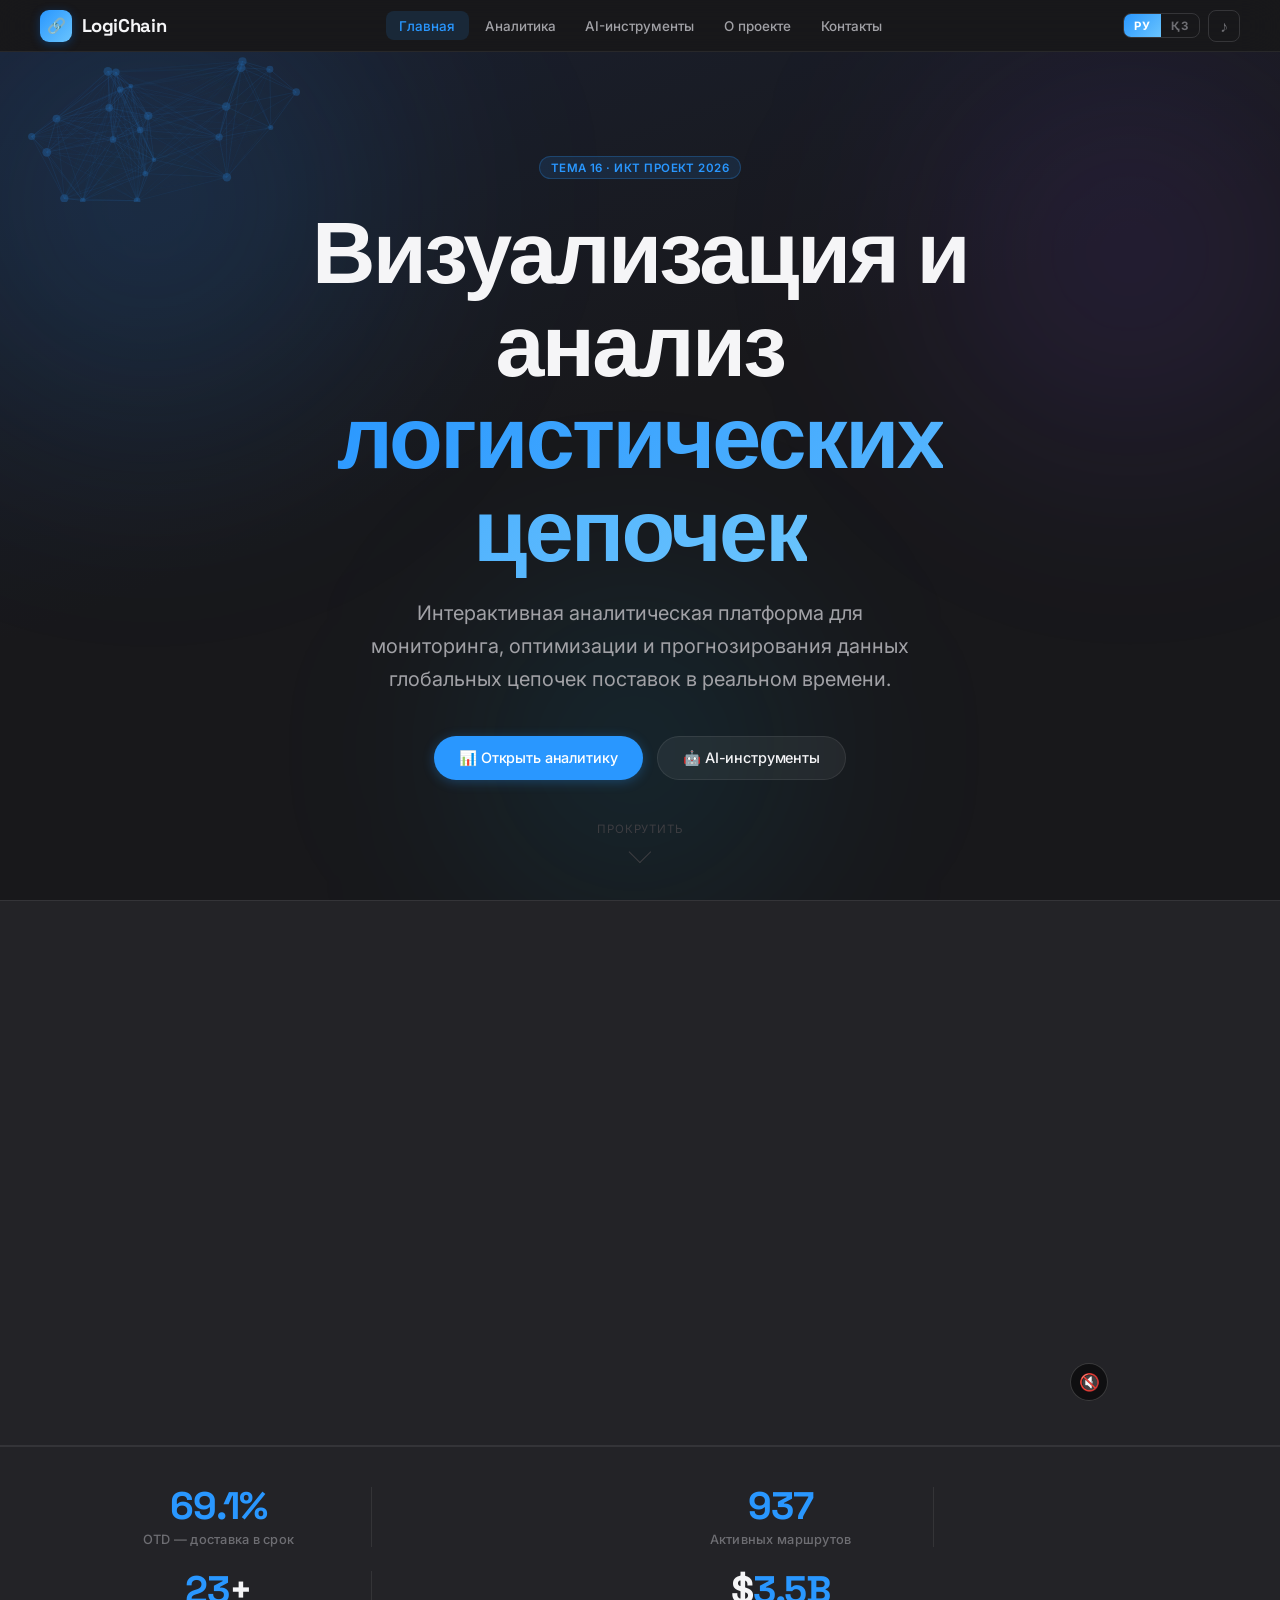
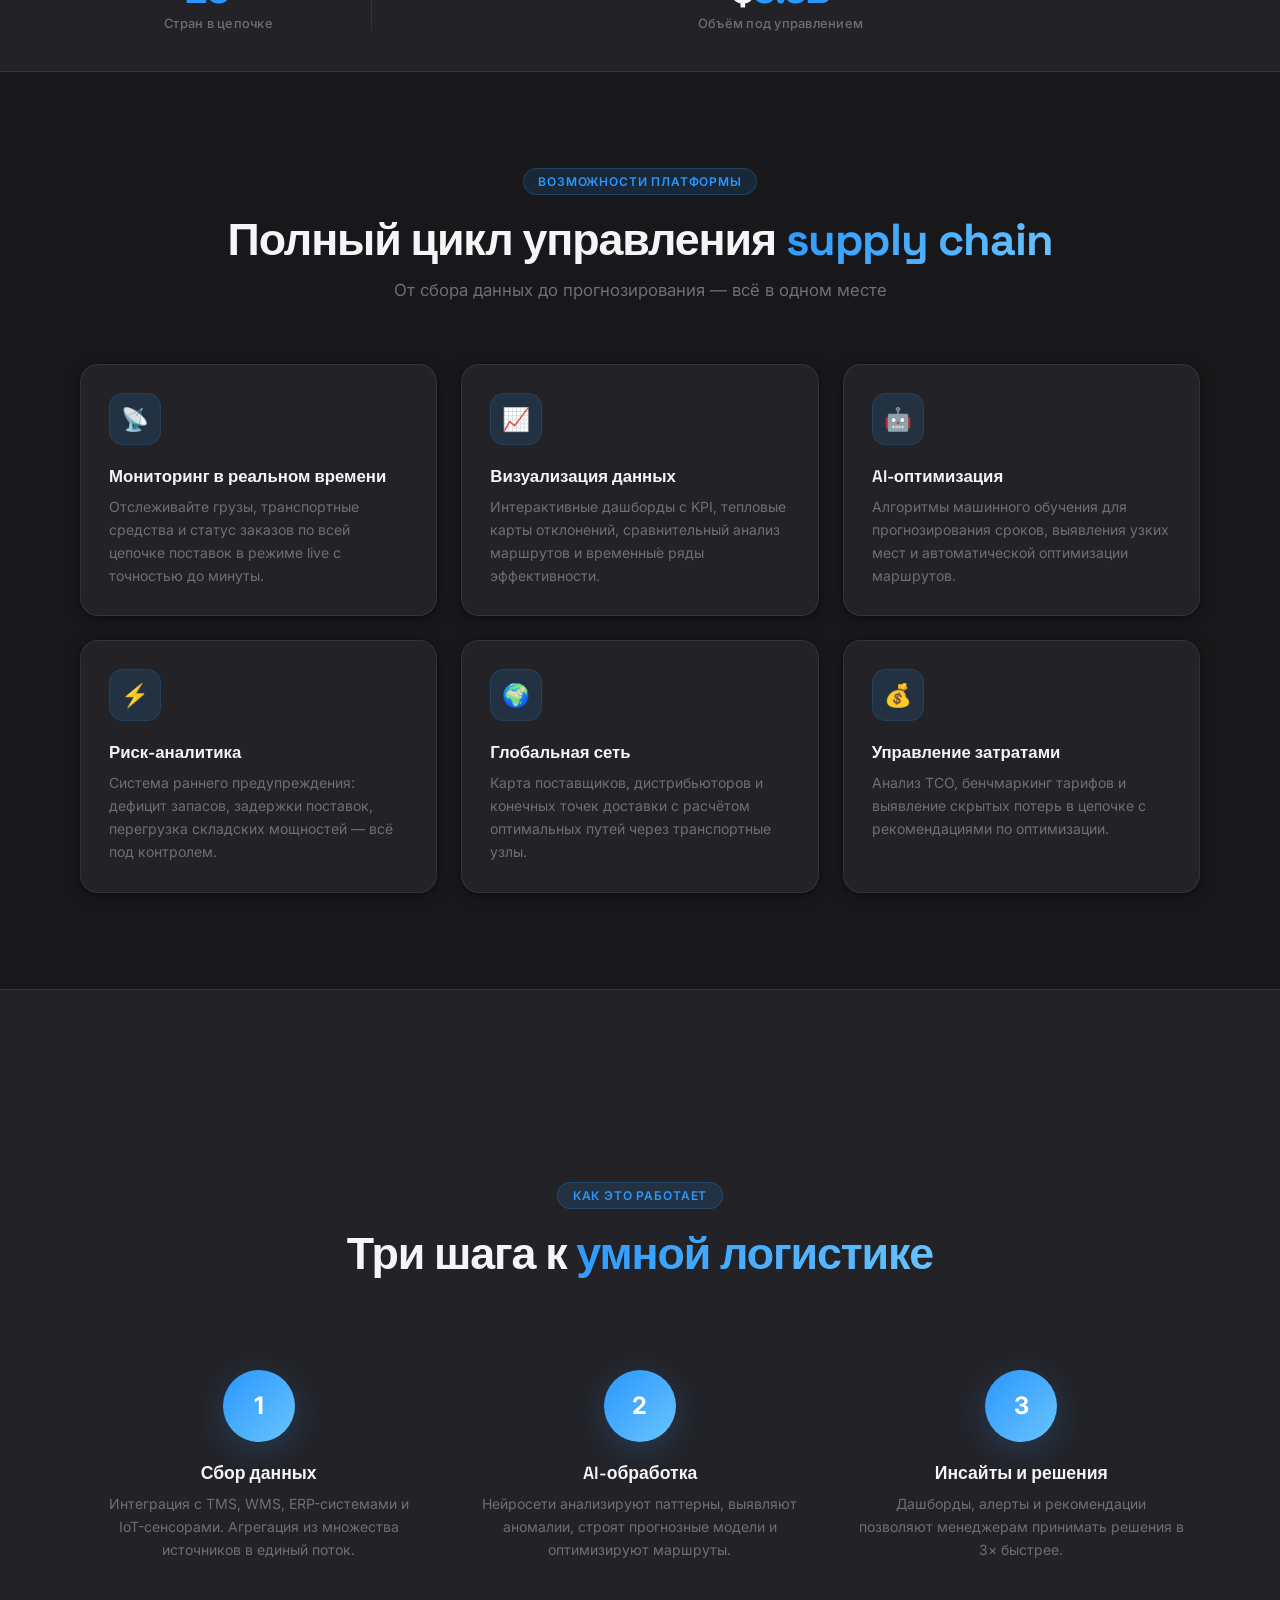
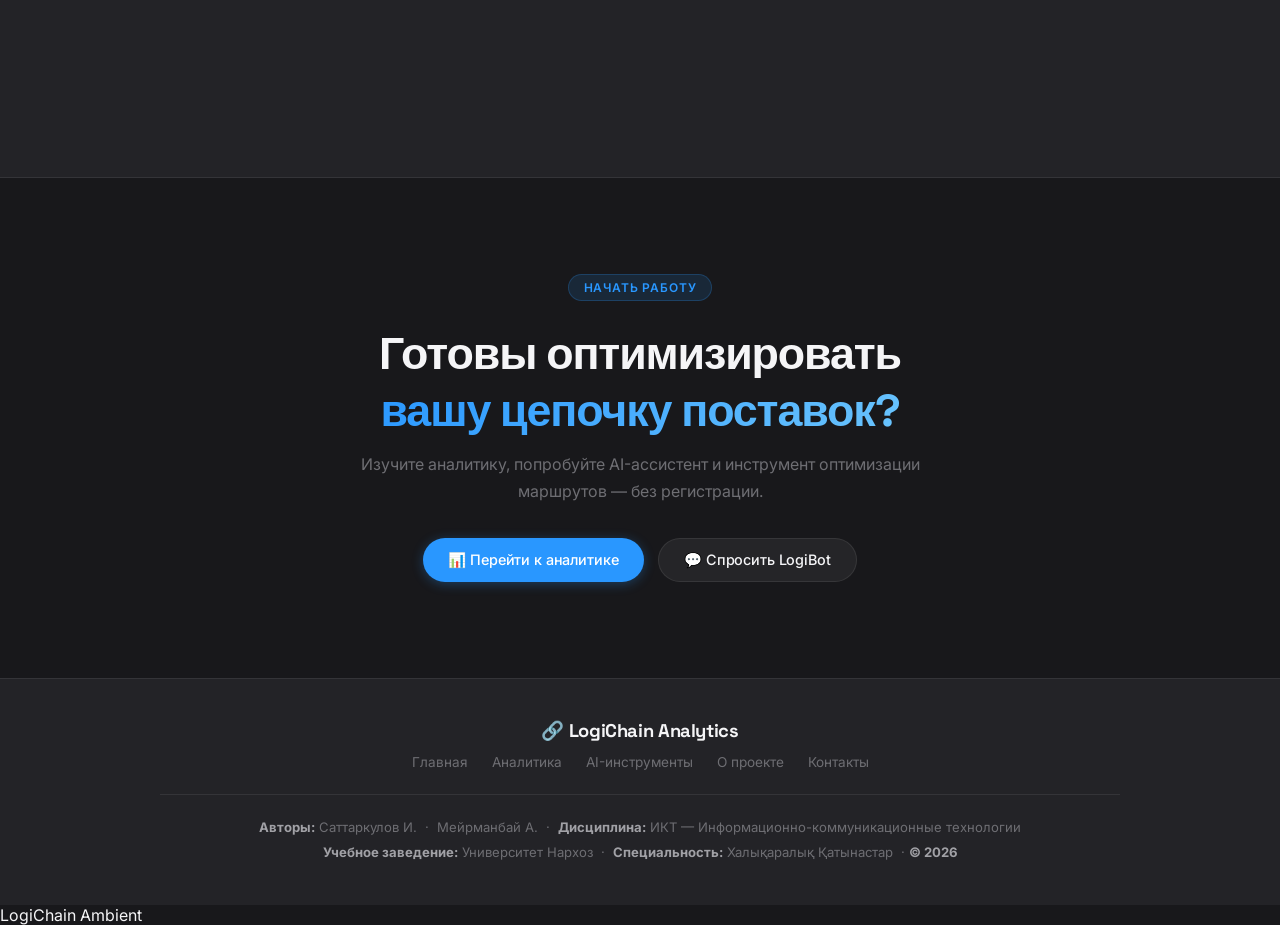
<file: index.html>
<!DOCTYPE html>
<html lang="ru">
<head>
  <meta charset="UTF-8">
  <meta name="viewport" content="width=device-width, initial-scale=1.0">
  <title>LogiChain — Аналитика логистических цепочек</title>
  <link rel="stylesheet" href="style.css">
  <link rel="icon" href="data:image/svg+xml,<svg xmlns='http://www.w3.org/2000/svg' viewBox='0 0 100 100'><text y='.9em' font-size='90'>🔗</text></svg>">
</head>
<body>

<header>
  <a class="logo" href="index.html">
    <div class="logo-icon">🔗</div>
    <span class="logo-text">LogiChain</span>
  </a>
  <nav>
    <ul>
      <li><a href="index.html" class="active">Главная</a></li>
      <li><a href="analytics.html">Аналитика</a></li>
      <li><a href="ai-tools.html">AI-инструменты</a></li>
      <li><a href="about.html">О проекте</a></li>
      <li><a href="contact.html">Контакты</a></li>
    </ul>
  </nav>
</header>

<main>

  <section class="hero">
    <div class="hero-blob blob-1"></div>
    <div class="hero-blob blob-2"></div>
    <div class="hero-blob blob-3"></div>
    <canvas id="network-canvas"></canvas>
    <div class="hero-inner">
      <div class="badge fade-up"><span class="badge-dot"></span>Тема 16 · ИКТ Проект 2026</div>
      <h1 class="hero-title fade-up delay-1">
        Визуализация и анализ<br><span class="grad-text">логистических цепочек</span>
      </h1>
      <p class="hero-subtitle fade-up delay-2">
        Интерактивная аналитическая платформа для мониторинга, оптимизации
        и прогнозирования данных глобальных цепочек поставок в реальном времени.
      </p>
      <div class="hero-btns fade-up delay-3">
        <a href="analytics.html" class="btn btn-primary">📊 Открыть аналитику</a>
        <a href="ai-tools.html"  class="btn btn-outline">🤖 AI-инструменты</a>
      </div>
    </div>
    <div class="hero-scroll"><span>Прокрутить</span><div class="scroll-arrow"></div></div>
  </section>

  <!-- VIDEO INTRO -->
  <div class="video-section reveal">
    <div class="video-wrap">
      <video class="hero-video" src="avatar.mp4" autoplay muted loop playsinline></video>
      <button class="video-sound-btn" onclick="toggleVideoSound(this)" title="Звук">🔇</button>
    </div>
  </div>

  <div class="stats-bar">
    <div class="stats-grid">
      <div class="stat-item reveal">
        <div class="stat-value"><span data-target="94.7" data-suffix="%" data-dec="1">0%</span></div>
        <div class="stat-label">OTD — доставка в срок</div>
      </div>
      <div class="stat-divider"></div>
      <div class="stat-item reveal delay-1">
        <div class="stat-value"><span data-target="1284">0</span></div>
        <div class="stat-label">Активных маршрутов</div>
      </div>
      <div class="stat-divider"></div>
      <div class="stat-item reveal delay-2">
        <div class="stat-value"><span data-target="32">0</span>+</div>
        <div class="stat-label">Стран в цепочке</div>
      </div>
      <div class="stat-divider"></div>
      <div class="stat-item reveal delay-3">
        <div class="stat-value">$<span data-target="4.8" data-suffix="B" data-dec="1">0</span></div>
        <div class="stat-label">Объём под управлением</div>
      </div>
    </div>
  </div>

  <section class="section">
    <div class="section-head">
      <div class="section-label">Возможности платформы</div>
      <h2 class="section-title">Полный цикл управления <span class="grad-text">supply chain</span></h2>
      <p class="section-desc">От сбора данных до прогнозирования — всё в одном месте</p>
    </div>
    <div class="grid-3">
      <div class="card feature-card reveal"><div class="feature-icon">📡</div><div class="feature-title">Мониторинг в реальном времени</div><p class="feature-desc">Отслеживайте грузы, транспортные средства и статус заказов по всей цепочке поставок в режиме live с точностью до минуты.</p></div>
      <div class="card feature-card reveal delay-1"><div class="feature-icon">📈</div><div class="feature-title">Визуализация данных</div><p class="feature-desc">Интерактивные дашборды с KPI, тепловые карты отклонений, сравнительный анализ маршрутов и временны́е ряды эффективности.</p></div>
      <div class="card feature-card reveal delay-2"><div class="feature-icon">🤖</div><div class="feature-title">AI-оптимизация</div><p class="feature-desc">Алгоритмы машинного обучения для прогнозирования сроков, выявления узких мест и автоматической оптимизации маршрутов.</p></div>
      <div class="card feature-card reveal delay-1"><div class="feature-icon">⚡</div><div class="feature-title">Риск-аналитика</div><p class="feature-desc">Система раннего предупреждения: дефицит запасов, задержки поставок, перегрузка складских мощностей — всё под контролем.</p></div>
      <div class="card feature-card reveal delay-2"><div class="feature-icon">🌍</div><div class="feature-title">Глобальная сеть</div><p class="feature-desc">Карта поставщиков, дистрибьюторов и конечных точек доставки с расчётом оптимальных путей через транспортные узлы.</p></div>
      <div class="card feature-card reveal delay-3"><div class="feature-icon">💰</div><div class="feature-title">Управление затратами</div><p class="feature-desc">Анализ TCO, бенчмаркинг тарифов и выявление скрытых потерь в цепочке с рекомендациями по оптимизации.</p></div>
    </div>
  </section>

  <div class="section-full section-alt" style="border-top:1px solid var(--border);border-bottom:1px solid var(--border);">
    <div class="section">
      <div class="section-head">
        <div class="section-label">Как это работает</div>
        <h2 class="section-title">Три шага к <span class="grad-text">умной логистике</span></h2>
      </div>
      <div class="grid-3">
        <div style="text-align:center;padding:1.5rem 1rem;" class="reveal">
          <div style="width:72px;height:72px;border-radius:50%;background:var(--grad);display:flex;align-items:center;justify-content:center;font-size:1.5rem;font-weight:700;color:white;margin:0 auto 1.25rem;box-shadow:var(--shadow-blue);">1</div>
          <h3 style="font-family:'Space Grotesk',sans-serif;font-size:1.1rem;font-weight:600;margin-bottom:0.5rem;color:var(--text);">Сбор данных</h3>
          <p style="font-size:0.875rem;color:var(--text-3);line-height:1.65;">Интеграция с TMS, WMS, ERP-системами и IoT-сенсорами. Агрегация из множества источников в единый поток.</p>
        </div>
        <div style="text-align:center;padding:1.5rem 1rem;" class="reveal delay-1">
          <div style="width:72px;height:72px;border-radius:50%;background:var(--grad);display:flex;align-items:center;justify-content:center;font-size:1.5rem;font-weight:700;color:white;margin:0 auto 1.25rem;box-shadow:var(--shadow-blue);">2</div>
          <h3 style="font-family:'Space Grotesk',sans-serif;font-size:1.1rem;font-weight:600;margin-bottom:0.5rem;color:var(--text);">AI-обработка</h3>
          <p style="font-size:0.875rem;color:var(--text-3);line-height:1.65;">Нейросети анализируют паттерны, выявляют аномалии, строят прогнозные модели и оптимизируют маршруты.</p>
        </div>
        <div style="text-align:center;padding:1.5rem 1rem;" class="reveal delay-2">
          <div style="width:72px;height:72px;border-radius:50%;background:var(--grad);display:flex;align-items:center;justify-content:center;font-size:1.5rem;font-weight:700;color:white;margin:0 auto 1.25rem;box-shadow:var(--shadow-blue);">3</div>
          <h3 style="font-family:'Space Grotesk',sans-serif;font-size:1.1rem;font-weight:600;margin-bottom:0.5rem;color:var(--text);">Инсайты и решения</h3>
          <p style="font-size:0.875rem;color:var(--text-3);line-height:1.65;">Дашборды, алерты и рекомендации позволяют менеджерам принимать решения в 3× быстрее.</p>
        </div>
      </div>
    </div>
  </div>

  <section class="section" style="text-align:center;">
    <div style="max-width:600px;margin:0 auto;" class="reveal">
      <div class="section-label">Начать работу</div>
      <h2 class="section-title" style="margin-top:0.5rem;">Готовы оптимизировать<br><span class="grad-text">вашу цепочку поставок?</span></h2>
      <p id="cta-desc" style="color:var(--text-3);margin-bottom:2rem;font-size:1rem;line-height:1.7;">Изучите аналитику, попробуйте AI-ассистент и инструмент оптимизации маршрутов — без регистрации.</p>
      <div class="hero-btns" style="position:static;transform:none;">
        <a id="cta-btn1" href="analytics.html" class="btn btn-primary">📊 Перейти к аналитике</a>
        <a id="cta-btn2" href="ai-tools.html"  class="btn btn-outline">💬 Спросить LogiBot</a>
      </div>
    </div>
  </section>

</main>

<footer>
  <div class="footer-inner">
    <div class="footer-logo">🔗 LogiChain Analytics</div>
    <div class="footer-links">
      <a href="index.html">Главная</a><a href="analytics.html">Аналитика</a>
      <a href="ai-tools.html">AI-инструменты</a><a href="about.html">О проекте</a><a href="contact.html">Контакты</a>
    </div>
    <hr class="footer-hr">
    <div class="footer-info">
      <strong>Авторы:</strong> Саттаркулов И. &nbsp;·&nbsp; Мейрманбай А. &nbsp;·&nbsp;
      <strong>Дисциплина:</strong> ИКТ — Информационно-коммуникационные технологии<br>
      <strong>Учебное заведение:</strong> Университет Нархоз &nbsp;·&nbsp;
      <strong>Специальность:</strong> Халықаралық Қатынастар &nbsp;·&nbsp;<strong>© 2026</strong>
    </div>
  </div>
</footer>

<audio id="bg-audio" src="web.mp3" loop preload="none"></audio>
    <div class="music-track">LogiChain Ambient</div>
  </div>
  <div class="music-waves"><span></span><span></span><span></span><span></span></div>
</div>

<button id="back-top" style="position:fixed;bottom:2rem;right:2rem;width:44px;height:44px;border-radius:50%;background:var(--grad);border:none;color:white;font-size:1.1rem;cursor:pointer;z-index:999;opacity:0;pointer-events:none;transition:opacity 0.3s;box-shadow:var(--shadow-blue);">↑</button>

<script src="main.js"></script>
<script src="i18n.js"></script>
<script>initNetworkCanvas();</script>
</body>
</html>
</file>
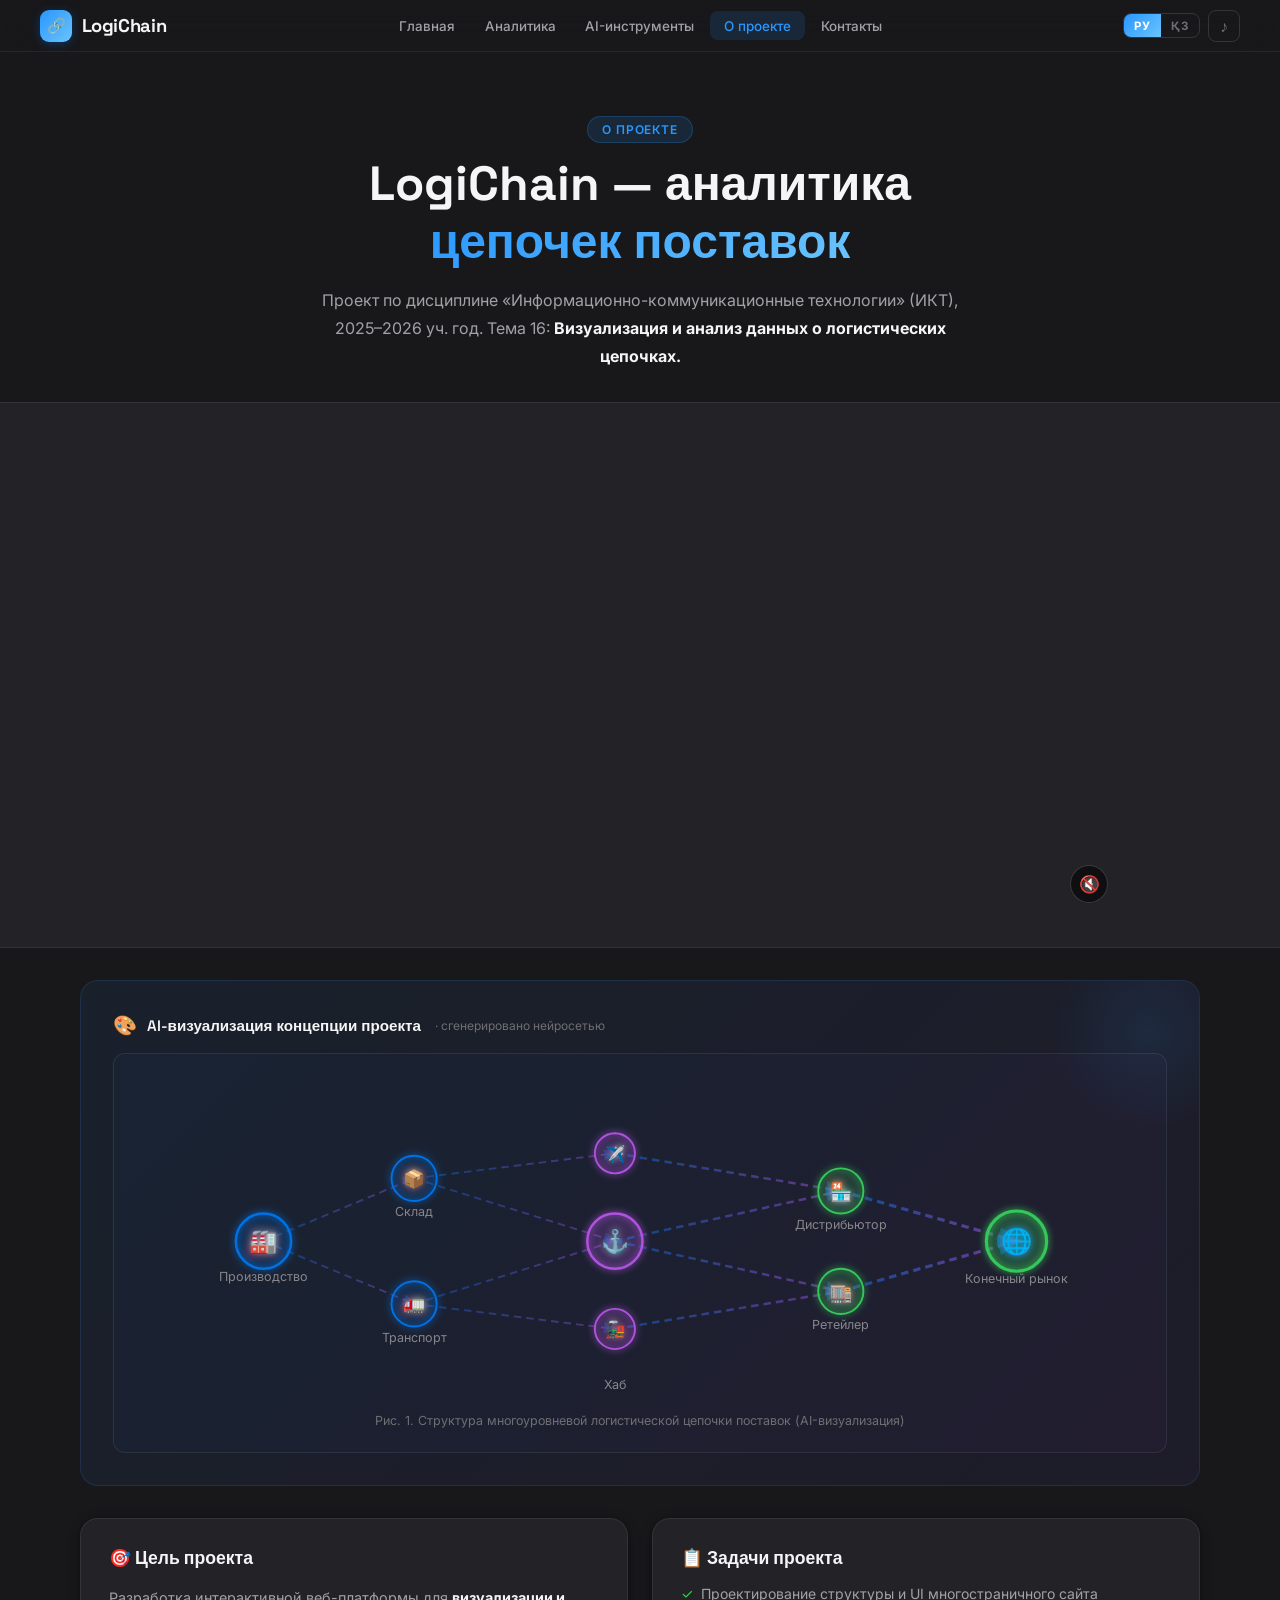
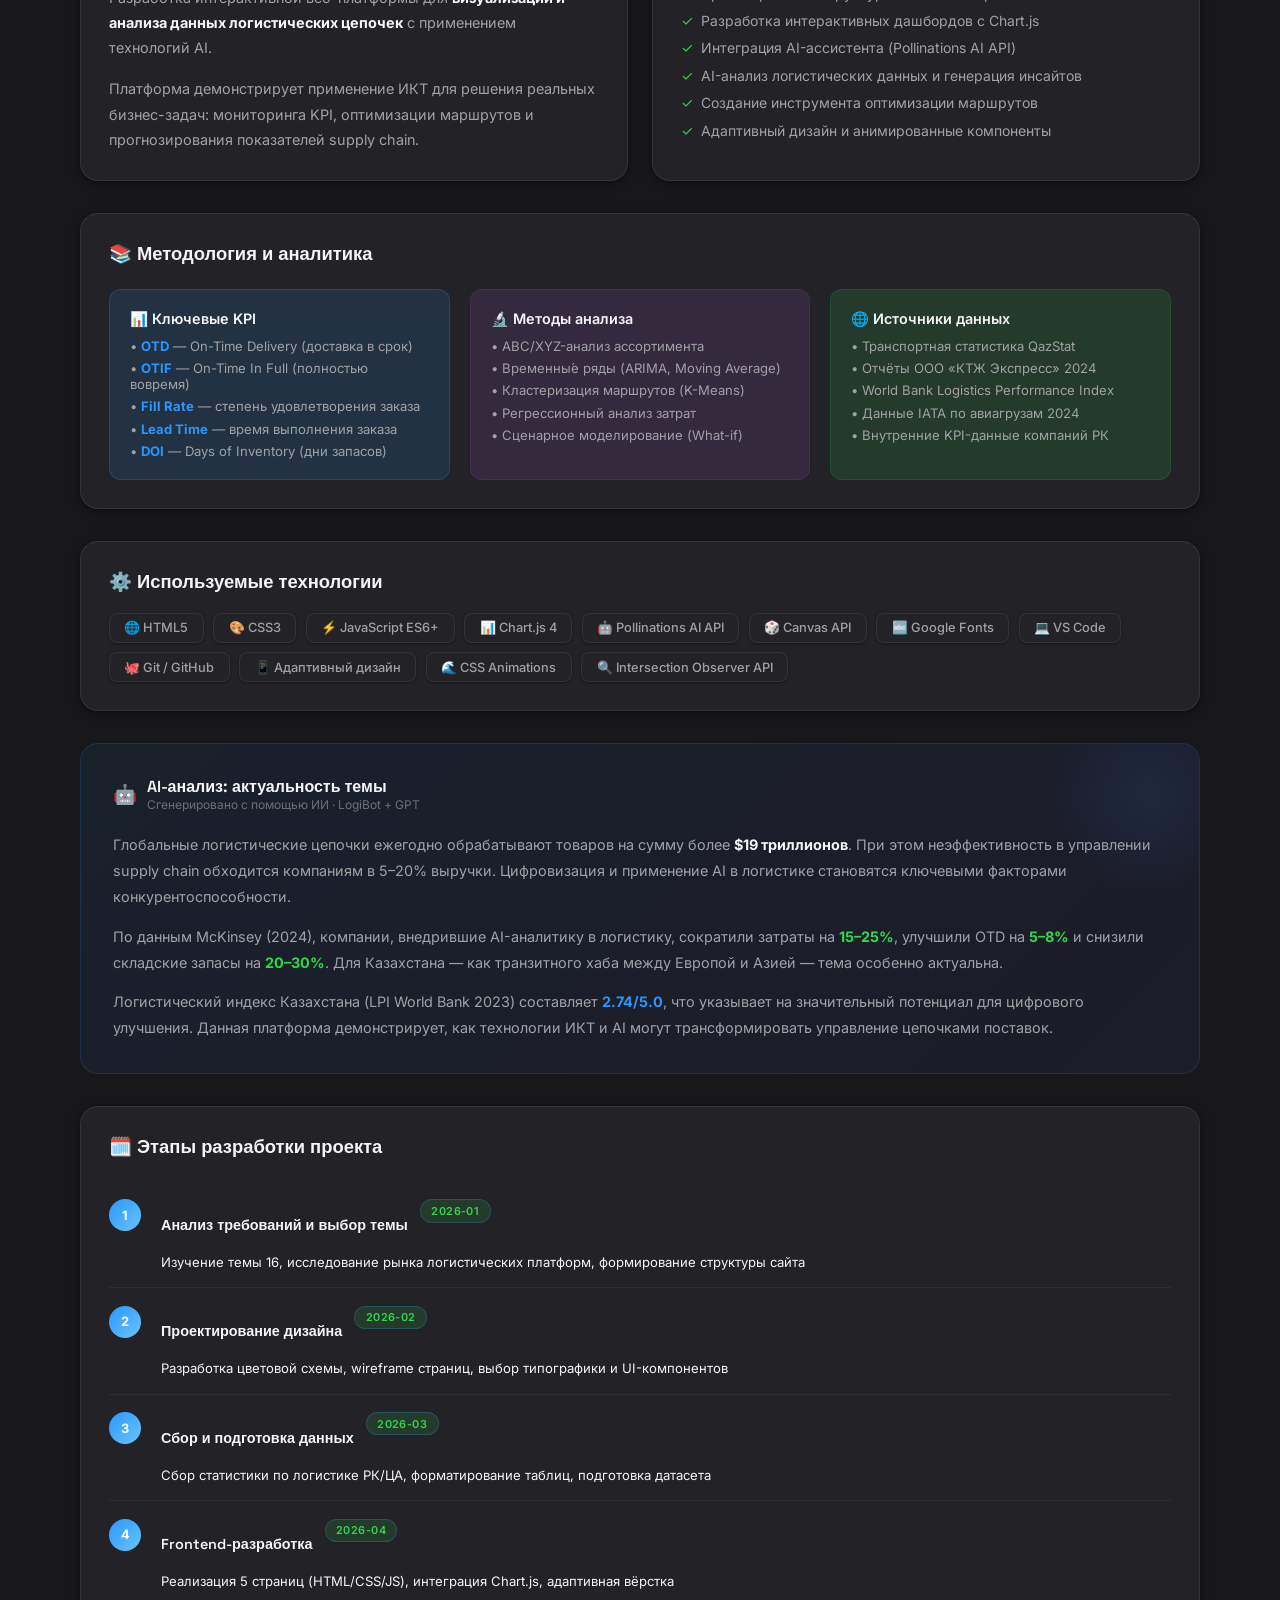
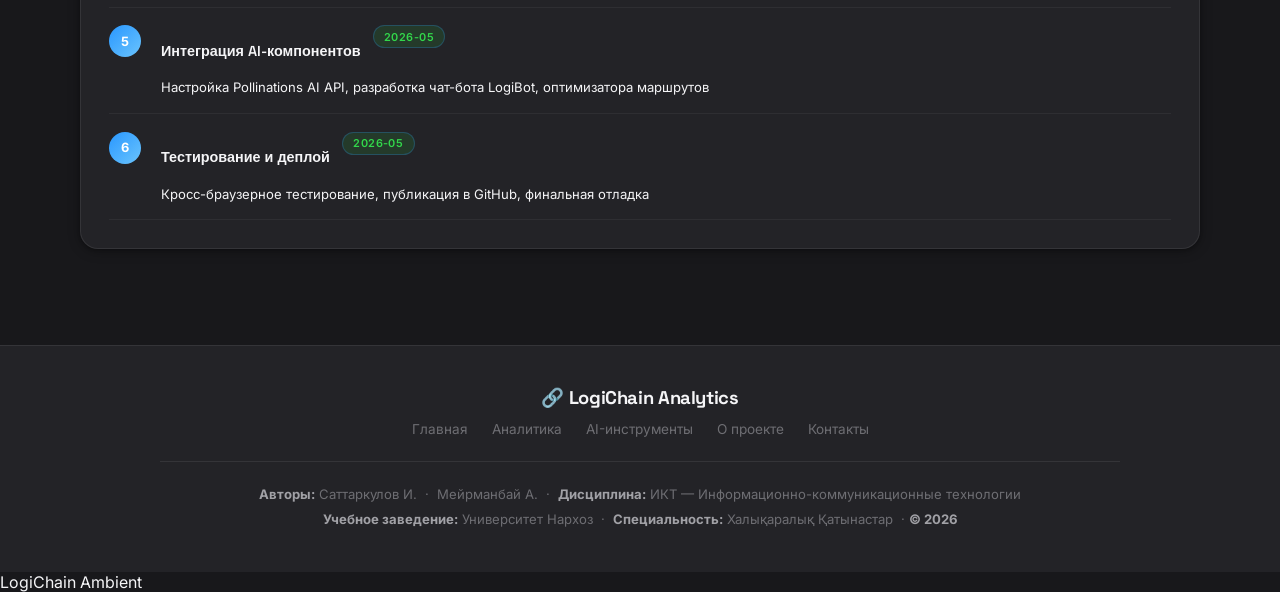
<file: about.html>
<!DOCTYPE html>
<html lang="ru">
<head>
  <meta charset="UTF-8">
  <meta name="viewport" content="width=device-width, initial-scale=1.0">
  <title>О проекте — LogiChain</title>
  <link rel="stylesheet" href="style.css">
  <link rel="icon" href="data:image/svg+xml,<svg xmlns='http://www.w3.org/2000/svg' viewBox='0 0 100 100'><text y='.9em' font-size='90'>ℹ️</text></svg>">
</head>
<body>

<header>
  <a class="logo" href="index.html">
    <div class="logo-icon">🔗</div>
    <span class="logo-text">LogiChain</span>
  </a>
  <nav>
    <ul>
      <li><a href="index.html">Главная</a></li>
      <li><a href="analytics.html">Аналитика</a></li>
      <li><a href="ai-tools.html">AI-инструменты</a></li>
      <li><a href="about.html" class="active">О проекте</a></li>
      <li><a href="contact.html">Контакты</a></li>
    </ul>
  </nav>
</header>

<main>

  <!-- PAGE HEADER -->
  <div style="padding:4rem 2.5rem 2rem;max-width:900px;margin:0 auto;text-align:center;">
    <div class="section-label" style="margin-bottom:0.75rem;">О проекте</div>
    <h1 style="font-family:'Space Grotesk',sans-serif;font-size:clamp(2rem,5vw,3rem);font-weight:700;line-height:1.2;margin-bottom:1rem;">
      LogiChain — аналитика<br><span class="grad-text">цепочек поставок</span>
    </h1>
    <p style="color:var(--text-2);font-size:1rem;line-height:1.75;max-width:680px;margin:0 auto;">
      Проект по дисциплине «Информационно-коммуникационные технологии» (ИКТ), 2025–2026 уч. год.
      Тема 16: <strong style="color:var(--text);">Визуализация и анализ данных о логистических цепочках.</strong>
    </p>
  </div>

  <!-- VIDEO -->
  <div class="video-section reveal">
    <div class="video-wrap">
      <video class="hero-video" src="about.mp4" autoplay muted loop playsinline></video>
      <button class="video-sound-btn" onclick="toggleVideoSound(this)" title="Звук">🔇</button>
    </div>
  </div>

  <!-- ABOUT CONTENT -->
  <section class="section" style="padding-top:2rem;">

    <!-- AI IMAGE SECTION (AI-generated visual description) -->
    <div class="ai-block" style="margin-bottom:2rem;">
      <div style="display:flex;align-items:center;gap:0.6rem;margin-bottom:1rem;">
        <span style="font-size:1.2rem;">🎨</span>
        <span style="font-family:'Space Grotesk',sans-serif;font-weight:600;font-size:0.95rem;">AI-визуализация концепции проекта</span>
        <span style="font-size:0.75rem;color:var(--text-3);margin-left:0.25rem;">· сгенерировано нейросетью</span>
      </div>
      <!-- AI-Generated SVG illustration of logistics network -->
      <div style="background:linear-gradient(135deg,rgba(0,113,227,0.04),rgba(175,82,222,0.04));border:1px solid var(--border);border-radius:12px;padding:1.5rem;overflow:hidden;position:relative;">
        <svg viewBox="0 0 800 260" xmlns="http://www.w3.org/2000/svg" style="width:100%;height:auto;display:block;">
          <defs>
            <linearGradient id="g1" x1="0%" y1="0%" x2="100%" y2="0%">
              <stop offset="0%" style="stop-color:#0071e3;stop-opacity:0.8"/>
              <stop offset="100%" style="stop-color:#af52de;stop-opacity:0.8"/>
            </linearGradient>
            <filter id="glow">
              <feGaussianBlur stdDeviation="3" result="blur"/>
              <feMerge><feMergeNode in="blur"/><feMergeNode in="SourceGraphic"/></feMerge>
            </filter>
            <marker id="arrow" markerWidth="8" markerHeight="8" refX="6" refY="3" orient="auto">
              <path d="M0,0 L0,6 L8,3 z" fill="url(#g1)" opacity="0.7"/>
            </marker>
          </defs>
          <!-- connections -->
          <line x1="100" y1="130" x2="220" y2="80"  stroke="url(#g1)" stroke-width="1.5" stroke-dasharray="6,4" opacity="0.5" marker-end="url(#arrow)"/>
          <line x1="100" y1="130" x2="220" y2="180" stroke="url(#g1)" stroke-width="1.5" stroke-dasharray="6,4" opacity="0.5" marker-end="url(#arrow)"/>
          <line x1="220" y1="80"  x2="380" y2="60"  stroke="url(#g1)" stroke-width="1.5" stroke-dasharray="6,4" opacity="0.5" marker-end="url(#arrow)"/>
          <line x1="220" y1="80"  x2="380" y2="130" stroke="url(#g1)" stroke-width="1.5" stroke-dasharray="6,4" opacity="0.5" marker-end="url(#arrow)"/>
          <line x1="220" y1="180" x2="380" y2="130" stroke="url(#g1)" stroke-width="1.5" stroke-dasharray="6,4" opacity="0.5" marker-end="url(#arrow)"/>
          <line x1="220" y1="180" x2="380" y2="200" stroke="url(#g1)" stroke-width="1.5" stroke-dasharray="6,4" opacity="0.5" marker-end="url(#arrow)"/>
          <line x1="380" y1="60"  x2="560" y2="90"  stroke="url(#g1)" stroke-width="2"   stroke-dasharray="6,4" opacity="0.6" marker-end="url(#arrow)"/>
          <line x1="380" y1="130" x2="560" y2="90"  stroke="url(#g1)" stroke-width="2"   stroke-dasharray="6,4" opacity="0.6" marker-end="url(#arrow)"/>
          <line x1="380" y1="130" x2="560" y2="170" stroke="url(#g1)" stroke-width="2"   stroke-dasharray="6,4" opacity="0.6" marker-end="url(#arrow)"/>
          <line x1="380" y1="200" x2="560" y2="170" stroke="url(#g1)" stroke-width="2"   stroke-dasharray="6,4" opacity="0.6" marker-end="url(#arrow)"/>
          <line x1="560" y1="90"  x2="700" y2="130" stroke="url(#g1)" stroke-width="2.5" stroke-dasharray="6,4" opacity="0.7" marker-end="url(#arrow)"/>
          <line x1="560" y1="170" x2="700" y2="130" stroke="url(#g1)" stroke-width="2.5" stroke-dasharray="6,4" opacity="0.7" marker-end="url(#arrow)"/>
          <!-- nodes -->
          <g filter="url(#glow)">
            <circle cx="100" cy="130" r="22" fill="rgba(0,113,227,0.1)" stroke="#0071e3" stroke-width="2"/>
            <text x="100" y="136" text-anchor="middle" font-size="18">🏭</text>
            <circle cx="220" cy="80"  r="18" fill="rgba(0,113,227,0.08)" stroke="#0071e3" stroke-width="1.5"/>
            <text x="220" y="85"  text-anchor="middle" font-size="14">📦</text>
            <circle cx="220" cy="180" r="18" fill="rgba(0,113,227,0.08)" stroke="#0071e3" stroke-width="1.5"/>
            <text x="220" y="185" text-anchor="middle" font-size="14">🚛</text>
            <circle cx="380" cy="60"  r="16" fill="rgba(175,82,222,0.1)" stroke="#af52de" stroke-width="1.5"/>
            <text x="380" y="65"  text-anchor="middle" font-size="13">✈️</text>
            <circle cx="380" cy="130" r="22" fill="rgba(175,82,222,0.12)" stroke="#af52de" stroke-width="2"/>
            <text x="380" y="136" text-anchor="middle" font-size="18">⚓</text>
            <circle cx="380" cy="200" r="16" fill="rgba(175,82,222,0.1)" stroke="#af52de" stroke-width="1.5"/>
            <text x="380" y="205" text-anchor="middle" font-size="13">🚂</text>
            <circle cx="560" cy="90"  r="18" fill="rgba(52,199,89,0.1)" stroke="#34c759" stroke-width="1.5"/>
            <text x="560" y="96"  text-anchor="middle" font-size="14">🏪</text>
            <circle cx="560" cy="170" r="18" fill="rgba(52,199,89,0.1)" stroke="#34c759" stroke-width="1.5"/>
            <text x="560" y="176" text-anchor="middle" font-size="14">🏬</text>
            <circle cx="700" cy="130" r="24" fill="rgba(52,199,89,0.15)" stroke="#34c759" stroke-width="2.5"/>
            <text x="700" y="137" text-anchor="middle" font-size="20">🌐</text>
          </g>
          <!-- labels -->
          <text x="100" y="162" text-anchor="middle" fill="#86868b" font-size="10" font-family="Inter">Производство</text>
          <text x="220" y="110" text-anchor="middle" fill="#86868b" font-size="10" font-family="Inter">Склад</text>
          <text x="220" y="210" text-anchor="middle" fill="#86868b" font-size="10" font-family="Inter">Транспорт</text>
          <text x="380" y="248" text-anchor="middle" fill="#86868b" font-size="10" font-family="Inter">Хаб</text>
          <text x="560" y="120" text-anchor="middle" fill="#86868b" font-size="10" font-family="Inter">Дистрибьютор</text>
          <text x="560" y="200" text-anchor="middle" fill="#86868b" font-size="10" font-family="Inter">Ретейлер</text>
          <text x="700" y="163" text-anchor="middle" fill="#86868b" font-size="10" font-family="Inter">Конечный рынок</text>
        </svg>
        <div style="text-align:center;font-size:0.78rem;color:var(--text-3);margin-top:0.5rem;">Рис. 1. Структура многоуровневой логистической цепочки поставок (AI-визуализация)</div>
      </div>
    </div>

    <!-- PROJECT DESCRIPTION -->
    <div class="grid-2" style="margin-bottom:2rem;">
      <div class="card">
        <h3 id="ab-goal-title" style="font-family:'Space Grotesk',sans-serif;font-size:1.1rem;font-weight:600;margin-bottom:1rem;">🎯 Цель проекта</h3>
        <p id="ab-goal-p1" style="font-size:0.9rem;color:var(--text-2);line-height:1.75;margin-bottom:1rem;">
          Разработка интерактивной веб-платформы для <strong style="color:var(--text);">визуализации и анализа данных логистических цепочек</strong> с применением технологий AI.
        </p>
        <p id="ab-goal-p2" style="font-size:0.9rem;color:var(--text-2);line-height:1.75;">
          Платформа демонстрирует применение ИКТ для решения реальных бизнес-задач: мониторинга KPI, оптимизации маршрутов и прогнозирования показателей supply chain.
        </p>
      </div>
      <div class="card">
        <h3 id="ab-tasks-title" style="font-family:'Space Grotesk',sans-serif;font-size:1.1rem;font-weight:600;margin-bottom:1rem;">📋 Задачи проекта</h3>
        <ul style="list-style:none;display:flex;flex-direction:column;gap:0.65rem;">
          <li style="display:flex;gap:0.5rem;font-size:0.875rem;color:var(--text-2);">
            <span style="color:var(--green);flex-shrink:0;">✓</span><span class="ab-task-txt">Проектирование структуры и UI многостраничного сайта</span>
          </li>
          <li style="display:flex;gap:0.5rem;font-size:0.875rem;color:var(--text-2);">
            <span style="color:var(--green);flex-shrink:0;">✓</span><span class="ab-task-txt">Разработка интерактивных дашбордов с Chart.js</span>
          </li>
          <li style="display:flex;gap:0.5rem;font-size:0.875rem;color:var(--text-2);">
            <span style="color:var(--green);flex-shrink:0;">✓</span><span class="ab-task-txt">Интеграция AI-ассистента (Pollinations AI API)</span>
          </li>
          <li style="display:flex;gap:0.5rem;font-size:0.875rem;color:var(--text-2);">
            <span style="color:var(--green);flex-shrink:0;">✓</span><span class="ab-task-txt">AI-анализ логистических данных и генерация инсайтов</span>
          </li>
          <li style="display:flex;gap:0.5rem;font-size:0.875rem;color:var(--text-2);">
            <span style="color:var(--green);flex-shrink:0;">✓</span><span class="ab-task-txt">Создание инструмента оптимизации маршрутов</span>
          </li>
          <li style="display:flex;gap:0.5rem;font-size:0.875rem;color:var(--text-2);">
            <span style="color:var(--green);flex-shrink:0;">✓</span><span class="ab-task-txt">Адаптивный дизайн и анимированные компоненты</span>
          </li>
        </ul>
      </div>
    </div>

    <!-- METHODOLOGY -->
    <div class="card" style="margin-bottom:2rem;">
      <h3 id="ab-method-title" style="font-family:'Space Grotesk',sans-serif;font-size:1.15rem;font-weight:600;margin-bottom:1.5rem;">📚 Методология и аналитика</h3>

      <div style="display:grid;grid-template-columns:repeat(auto-fit,minmax(260px,1fr));gap:1.25rem;">

        <div style="background:var(--blue-dim);border:1px solid var(--blue-mid);border-radius:12px;padding:1.25rem;">
          <div id="ab-kpi-title" style="font-weight:600;font-size:0.9rem;color:var(--text);margin-bottom:0.6rem;">📊 Ключевые KPI</div>
          <ul style="list-style:none;display:flex;flex-direction:column;gap:0.4rem;font-size:0.82rem;color:var(--text-2);">
            <li>• <strong style="color:var(--blue);">OTD</strong> — On-Time Delivery (доставка в срок)</li>
            <li>• <strong style="color:var(--blue);">OTIF</strong> — On-Time In Full (полностью вовремя)</li>
            <li>• <strong style="color:var(--blue);">Fill Rate</strong> — степень удовлетворения заказа</li>
            <li>• <strong style="color:var(--blue);">Lead Time</strong> — время выполнения заказа</li>
            <li>• <strong style="color:var(--blue);">DOI</strong> — Days of Inventory (дни запасов)</li>
          </ul>
        </div>

        <div style="background:var(--purple-dim);border:1px solid rgba(175,82,222,0.15);border-radius:12px;padding:1.25rem;">
          <div id="ab-methods-title" style="font-weight:600;font-size:0.9rem;color:var(--text);margin-bottom:0.6rem;">🔬 Методы анализа</div>
          <ul style="list-style:none;display:flex;flex-direction:column;gap:0.4rem;font-size:0.82rem;color:var(--text-2);">
            <li>• ABC/XYZ-анализ ассортимента</li>
            <li>• Временны́е ряды (ARIMA, Moving Average)</li>
            <li>• Кластеризация маршрутов (K-Means)</li>
            <li>• Регрессионный анализ затрат</li>
            <li>• Сценарное моделирование (What-if)</li>
          </ul>
        </div>

        <div style="background:var(--green-dim);border:1px solid rgba(52,199,89,0.15);border-radius:12px;padding:1.25rem;">
          <div id="ab-sources-title" style="font-weight:600;font-size:0.9rem;color:var(--text);margin-bottom:0.6rem;">🌐 Источники данных</div>
          <ul style="list-style:none;display:flex;flex-direction:column;gap:0.4rem;font-size:0.82rem;color:var(--text-2);">
            <li>• Транспортная статистика QazStat</li>
            <li>• Отчёты ООО «КТЖ Экспресс» 2024</li>
            <li>• World Bank Logistics Performance Index</li>
            <li>• Данные IATA по авиагрузам 2024</li>
            <li>• Внутренние KPI-данные компаний РК</li>
          </ul>
        </div>
      </div>
    </div>

    <!-- TECH STACK -->
    <div class="card" style="margin-bottom:2rem;">
      <h3 id="ab-tech-title" style="font-family:'Space Grotesk',sans-serif;font-size:1.15rem;font-weight:600;margin-bottom:1.25rem;">⚙️ Используемые технологии</h3>
      <div style="display:flex;gap:0.6rem;flex-wrap:wrap;">
        <span class="tech-chip">🌐 HTML5</span>
        <span class="tech-chip">🎨 CSS3</span>
        <span class="tech-chip">⚡ JavaScript ES6+</span>
        <span class="tech-chip">📊 Chart.js 4</span>
        <span class="tech-chip">🤖 Pollinations AI API</span>
        <span class="tech-chip">🎲 Canvas API</span>
        <span class="tech-chip">🔤 Google Fonts</span>
        <span class="tech-chip">💻 VS Code</span>
        <span class="tech-chip">🐙 Git / GitHub</span>
        <span class="tech-chip">📱 Адаптивный дизайн</span>
        <span class="tech-chip">🌊 CSS Animations</span>
        <span class="tech-chip">🔍 Intersection Observer API</span>
      </div>
    </div>

    <!-- AI CONTENT BLOCK -->
    <div class="ai-block" style="margin-bottom:2rem;">
      <div style="display:flex;align-items:center;gap:0.6rem;margin-bottom:1.25rem;">
        <span style="font-size:1.2rem;">🤖</span>
        <div>
          <div id="ab-ai-title" style="font-family:'Space Grotesk',sans-serif;font-weight:600;">AI-анализ: актуальность темы</div>
          <div id="ab-ai-sub" style="font-size:0.75rem;color:var(--text-3);">Сгенерировано с помощью ИИ · LogiBot + GPT</div>
        </div>
      </div>
      <div style="font-size:0.9rem;color:var(--text-2);line-height:1.8;">
        <p id="ab-ai-p1" style="margin-bottom:0.85rem;">
          Глобальные логистические цепочки ежегодно обрабатывают товаров на сумму более <strong style="color:var(--text);">$19 триллионов</strong>.
          При этом неэффективность в управлении supply chain обходится компаниям в 5–20% выручки.
          Цифровизация и применение AI в логистике становятся ключевыми факторами конкурентоспособности.
        </p>
        <p id="ab-ai-p2" style="margin-bottom:0.85rem;">
          По данным McKinsey (2024), компании, внедрившие AI-аналитику в логистику, сократили затраты на <strong style="color:var(--green);">15–25%</strong>,
          улучшили OTD на <strong style="color:var(--green);">5–8%</strong> и снизили складские запасы на <strong style="color:var(--green);">20–30%</strong>.
          Для Казахстана — как транзитного хаба между Европой и Азией — тема особенно актуальна.
        </p>
        <p id="ab-ai-p3">
          Логистический индекс Казахстана (LPI World Bank 2023) составляет <strong style="color:var(--blue);">2.74/5.0</strong>,
          что указывает на значительный потенциал для цифрового улучшения. Данная платформа демонстрирует,
          как технологии ИКТ и AI могут трансформировать управление цепочками поставок.
        </p>
      </div>
    </div>

    <!-- STAGES -->
    <div class="card">
      <h3 id="ab-stages-title" style="font-family:'Space Grotesk',sans-serif;font-size:1.15rem;font-weight:600;margin-bottom:1.5rem;">🗓️ Этапы разработки проекта</h3>
      <div id="stages-list" style="display:flex;flex-direction:column;gap:0;"></div>
    </div>

  </section>

</main>

<footer>
  <div class="footer-inner">
    <div class="footer-logo">🔗 LogiChain Analytics</div>
    <div class="footer-links">
      <a href="index.html">Главная</a>
      <a href="analytics.html">Аналитика</a>
      <a href="ai-tools.html">AI-инструменты</a>
      <a href="about.html">О проекте</a>
      <a href="contact.html">Контакты</a>
    </div>
    <hr class="footer-hr">
    <div class="footer-info">
      <strong>Авторы:</strong> Саттаркулов И. &nbsp;·&nbsp; Мейрманбай А. &nbsp;·&nbsp;
      <strong>Дисциплина:</strong> ИКТ — Информационно-коммуникационные технологии<br>
      <strong>Учебное заведение:</strong> Университет Нархоз &nbsp;·&nbsp;
      <strong>Специальность:</strong> Халықаралық Қатынастар &nbsp;·&nbsp;<strong>© 2026</strong>
    </div>
  </div>
</footer>

<audio id="bg-audio" src="web.mp3" loop preload="none"></audio>
    <div class="music-track">LogiChain Ambient</div>
  </div>
  <div class="music-waves"><span></span><span></span><span></span><span></span></div>
</div>

<button id="back-top" style="position:fixed;bottom:2rem;right:2rem;width:44px;height:44px;border-radius:50%;background:var(--grad);border:none;color:white;font-size:1.1rem;cursor:pointer;z-index:999;opacity:0;pointer-events:none;transition:opacity 0.3s;box-shadow:var(--shadow-blue);">↑</button>

<script src="main.js"></script>
<script src="i18n.js"></script>
</body>
</html>
</file>
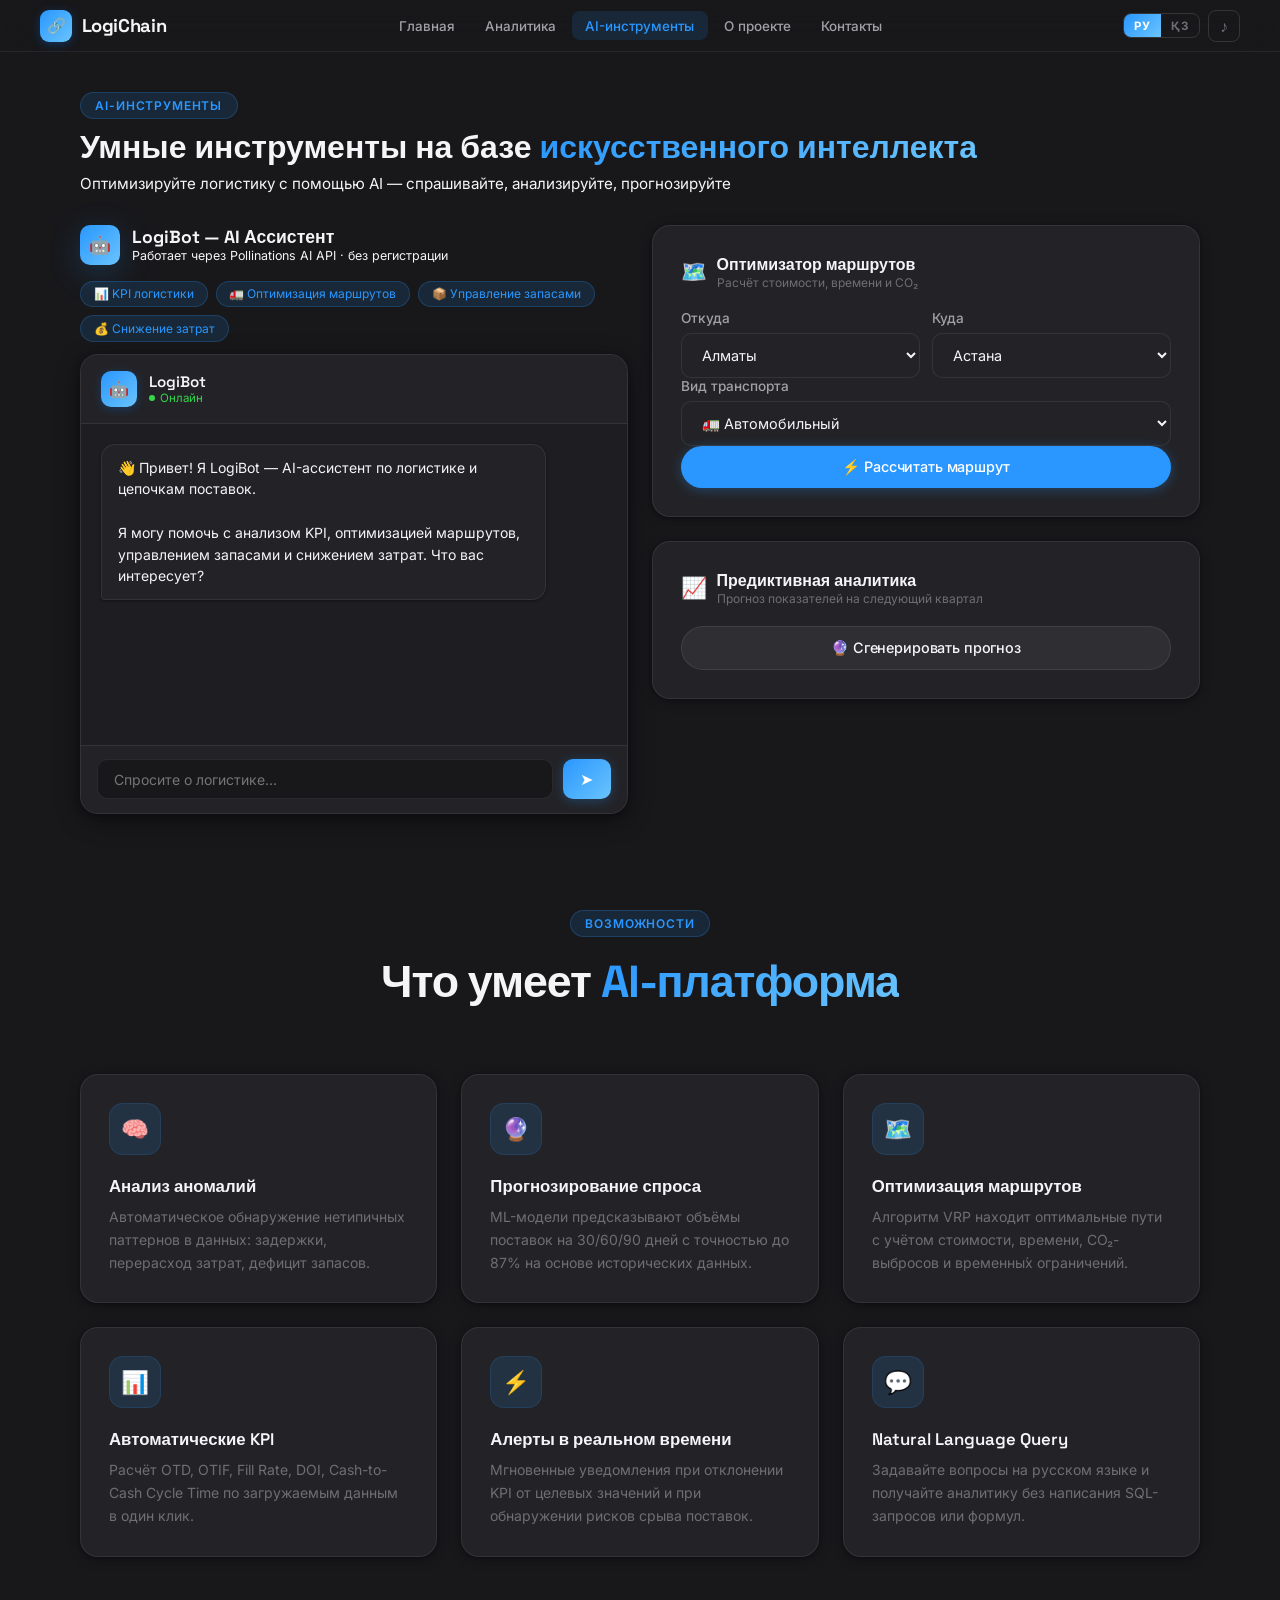
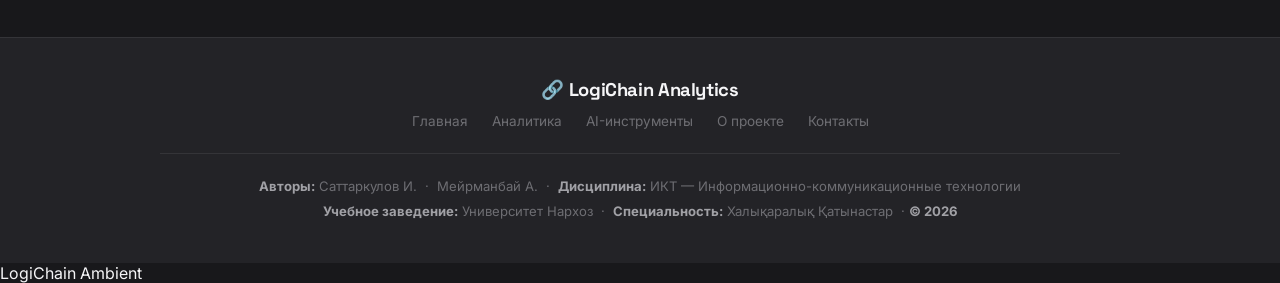
<file: ai-tools.html>
<!DOCTYPE html>
<html lang="ru">
<head>
  <meta charset="UTF-8">
  <meta name="viewport" content="width=device-width, initial-scale=1.0">
  <title>AI-инструменты — LogiChain</title>
  <link rel="stylesheet" href="style.css">
  <link rel="icon" href="data:image/svg+xml,<svg xmlns='http://www.w3.org/2000/svg' viewBox='0 0 100 100'><text y='.9em' font-size='90'>🤖</text></svg>">
</head>
<body>

<header>
  <a class="logo" href="index.html">
    <div class="logo-icon">🔗</div>
    <span class="logo-text">LogiChain</span>
  </a>
  <nav>
    <ul>
      <li><a href="index.html">Главная</a></li>
      <li><a href="analytics.html">Аналитика</a></li>
      <li><a href="ai-tools.html" class="active">AI-инструменты</a></li>
      <li><a href="about.html">О проекте</a></li>
      <li><a href="contact.html">Контакты</a></li>
    </ul>
  </nav>
</header>

<main>

  <div style="padding:2.5rem 2.5rem 0;max-width:1200px;margin:0 auto;">
    <div class="section-label" style="margin-bottom:0.5rem;">AI-инструменты</div>
    <h1 style="font-family:'Space Grotesk',sans-serif;font-size:2rem;font-weight:700;margin-bottom:0.4rem;">
      Умные инструменты на базе <span class="grad-text">искусственного интеллекта</span>
    </h1>
    <p style="color:var(--text-dim);font-size:0.95rem;">Оптимизируйте логистику с помощью AI — спрашивайте, анализируйте, прогнозируйте</p>
  </div>

  <section class="section" style="padding-top:2rem;">
    <div class="grid-2" style="align-items:start;">

      <!-- CHATBOT -->
      <div>
        <div style="display:flex;align-items:center;gap:0.75rem;margin-bottom:1rem;">
          <div style="width:40px;height:40px;border-radius:10px;background:var(--grad);display:flex;align-items:center;justify-content:center;font-size:1.1rem;box-shadow:var(--shadow-blue);">🤖</div>
          <div>
            <div style="font-family:'Space Grotesk',sans-serif;font-weight:700;font-size:1.1rem;">LogiBot — AI Ассистент</div>
            <div id="ai-bot-sub" style="font-size:0.78rem;color:var(--text-dim);">Работает через Pollinations AI API · без регистрации</div>
          </div>
        </div>

        <!-- Suggestions -->
        <div class="chat-suggestions" style="padding:0 0 0.75rem;">
          <span class="suggestion" onclick="setSuggestion(this)">📊 KPI логистики</span>
          <span class="suggestion" onclick="setSuggestion(this)">🚛 Оптимизация маршрутов</span>
          <span class="suggestion" onclick="setSuggestion(this)">📦 Управление запасами</span>
          <span class="suggestion" onclick="setSuggestion(this)">💰 Снижение затрат</span>
        </div>

        <div class="chatbot-wrap">
          <div class="chat-header">
            <div class="chat-avatar">🤖</div>
            <div>
              <div class="chat-name">LogiBot</div>
              <div class="chat-status"><span class="chat-dot"></span> <span id="ai-chat-online">Онлайн</span></div>
            </div>
          </div>

          <div class="chat-messages" id="chat-messages">
            <div id="ai-chat-greeting" class="msg bot">
              👋 Привет! Я LogiBot — AI-ассистент по логистике и цепочкам поставок.<br><br>
              Я могу помочь с анализом KPI, оптимизацией маршрутов, управлением запасами и снижением затрат. Что вас интересует?
            </div>
          </div>

          <div class="chat-footer">
            <input
              type="text"
              class="chat-input"
              id="chat-input"
              placeholder="Спросите о логистике..."
              onkeydown="if(event.key==='Enter') doSend()"
            >
            <button class="chat-send" id="chat-send-btn" onclick="doSend()">➤</button>
          </div>
        </div>
      </div>

      <!-- RIGHT COLUMN: ROUTE OPTIMIZER + PREDICTOR -->
      <div style="display:flex;flex-direction:column;gap:1.5rem;">

        <!-- ROUTE OPTIMIZER -->
        <div class="card">
          <div style="display:flex;align-items:center;gap:0.6rem;margin-bottom:1.25rem;">
            <span style="font-size:1.3rem;">🗺️</span>
            <div>
              <div style="font-family:'Space Grotesk',sans-serif;font-weight:600;font-size:1rem;">Оптимизатор маршрутов</div>
              <div style="font-size:0.75rem;color:var(--text-3);">Расчёт стоимости, времени и CO₂</div>
            </div>
          </div>

          <div class="route-form">
            <div style="display:grid;grid-template-columns:1fr 1fr;gap:0.75rem;">
              <div class="form-group" style="margin-bottom:0;">
                <label id="ai-from-lbl" class="form-label">Откуда</label>
                <select class="form-input" id="route-from">
                  <option>Алматы</option>
                  <option>Астана</option>
                  <option>Шымкент</option>
                </select>
              </div>
              <div class="form-group" style="margin-bottom:0;">
                <label id="ai-to-lbl" class="form-label">Куда</label>
                <select class="form-input" id="route-to">
                  <option>Астана</option>
                  <option>Алматы</option>
                  <option>Шымкент</option>
                  <option>Ташкент</option>
                  <option>Москва</option>
                  <option>Бишкек</option>
                </select>
              </div>
            </div>
            <div class="form-group" style="margin-bottom:0;">
              <label id="ai-mode-lbl" class="form-label">Вид транспорта</label>
              <select class="form-input" id="route-mode">
                <option value="auto">🚛 Автомобильный</option>
                <option value="rail">🚂 Железнодорожный</option>
                <option value="air">✈️ Авиационный</option>
                <option value="sea">🚢 Морской (мультимодальный)</option>
              </select>
            </div>
            <button id="ai-route-btn" class="btn btn-primary btn-full" onclick="calcRouteUI()">⚡ Рассчитать маршрут</button>
          </div>

          <div id="route-result" style="margin-top:1rem;display:none;">
            <div style="height:1px;background:var(--border);margin-bottom:1rem;"></div>
            <div style="font-size:0.8rem;color:var(--blue);font-weight:600;letter-spacing:0.05em;text-transform:uppercase;margin-bottom:0.75rem;">Результат расчёта</div>
            <div id="route-result-content"></div>
          </div>
        </div>

        <!-- PREDICTIVE STATS -->
        <div class="card">
          <div style="display:flex;align-items:center;gap:0.6rem;margin-bottom:1.25rem;">
            <span style="font-size:1.3rem;">📈</span>
            <div>
              <div id="ai-pred-title" style="font-family:'Space Grotesk',sans-serif;font-weight:600;font-size:1rem;">Предиктивная аналитика</div>
              <div id="ai-pred-sub" style="font-size:0.75rem;color:var(--text-3);">Прогноз показателей на следующий квартал</div>
            </div>
          </div>

          <div id="predict-content">
            <button id="ai-pred-btn" class="btn btn-outline btn-full" onclick="generatePrediction()">🔮 Сгенерировать прогноз</button>
          </div>
        </div>

      </div>
    </div>
  </section>

  <!-- AI CAPABILITIES -->
  <section class="section" style="padding-top:0;padding-bottom:5rem;">
    <div class="section-head">
      <div id="ai-cap-label" class="section-label">Возможности</div>
      <h2 id="ai-cap-title" class="section-title">Что умеет <span class="grad-text">AI-платформа</span></h2>
    </div>
    <div class="grid-3">
      <div class="card feature-card">
        <div class="feature-icon">🧠</div>
        <div class="feature-title">Анализ аномалий</div>
        <p class="feature-desc">Автоматическое обнаружение нетипичных паттернов в данных: задержки, перерасход затрат, дефицит запасов.</p>
      </div>
      <div class="card feature-card">
        <div class="feature-icon">🔮</div>
        <div class="feature-title">Прогнозирование спроса</div>
        <p class="feature-desc">ML-модели предсказывают объёмы поставок на 30/60/90 дней с точностью до 87% на основе исторических данных.</p>
      </div>
      <div class="card feature-card">
        <div class="feature-icon">🗺️</div>
        <div class="feature-title">Оптимизация маршрутов</div>
        <p class="feature-desc">Алгоритм VRP находит оптимальные пути с учётом стоимости, времени, CO₂-выбросов и временны́х ограничений.</p>
      </div>
      <div class="card feature-card">
        <div class="feature-icon">📊</div>
        <div class="feature-title">Автоматические KPI</div>
        <p class="feature-desc">Расчёт OTD, OTIF, Fill Rate, DOI, Cash-to-Cash Cycle Time по загружаемым данным в один клик.</p>
      </div>
      <div class="card feature-card">
        <div class="feature-icon">⚡</div>
        <div class="feature-title">Алерты в реальном времени</div>
        <p class="feature-desc">Мгновенные уведомления при отклонении KPI от целевых значений и при обнаружении рисков срыва поставок.</p>
      </div>
      <div class="card feature-card">
        <div class="feature-icon">💬</div>
        <div class="feature-title">Natural Language Query</div>
        <p class="feature-desc">Задавайте вопросы на русском языке и получайте аналитику без написания SQL-запросов или формул.</p>
      </div>
    </div>
  </section>

</main>

<footer>
  <div class="footer-inner">
    <div class="footer-logo">🔗 LogiChain Analytics</div>
    <div class="footer-links">
      <a href="index.html">Главная</a>
      <a href="analytics.html">Аналитика</a>
      <a href="ai-tools.html">AI-инструменты</a>
      <a href="about.html">О проекте</a>
      <a href="contact.html">Контакты</a>
    </div>
    <hr class="footer-hr">
    <div class="footer-info">
      <strong>Авторы:</strong> Саттаркулов И. &nbsp;·&nbsp; Мейрманбай А. &nbsp;·&nbsp;
      <strong>Дисциплина:</strong> ИКТ — Информационно-коммуникационные технологии<br>
      <strong>Учебное заведение:</strong> Университет Нархоз &nbsp;·&nbsp;
      <strong>Специальность:</strong> Халықаралық Қатынастар &nbsp;·&nbsp;<strong>© 2026</strong>
    </div>
  </div>
</footer>

<audio id="bg-audio" src="web.mp3" loop preload="none"></audio>
    <div class="music-track">LogiChain Ambient</div>
  </div>
  <div class="music-waves"><span></span><span></span><span></span><span></span></div>
</div>

<button id="back-top" style="position:fixed;bottom:2rem;right:2rem;width:44px;height:44px;border-radius:50%;background:var(--grad);border:none;color:white;font-size:1.1rem;cursor:pointer;z-index:999;opacity:0;pointer-events:none;transition:opacity 0.3s;box-shadow:var(--shadow-blue);">↑</button>

<script src="main.js"></script>
<script src="i18n.js"></script>
<script>
/* Chatbot */
function doSend() {
  const inp = document.getElementById('chat-input');
  const msgs = document.getElementById('chat-messages');
  const btn = document.getElementById('chat-send-btn');
  sendChat(inp.value, msgs, inp, btn);
}
function setSuggestion(el) {
  document.getElementById('chat-input').value = el.textContent.replace(/^[^\w]+/,'').trim();
  document.getElementById('chat-input').focus();
}

/* Route optimizer UI */
function calcRouteUI() {
  const from = document.getElementById('route-from').value;
  const to   = document.getElementById('route-to').value;
  const mode = document.getElementById('route-mode').value;
  const t = (typeof T !== 'undefined' && T[window.__lang]) ? T[window.__lang] : {};

  if (from === to) { alert(t['ai.route.same'] || 'Выберите разные города'); return; }

  const r = calcRoute(from, to, mode);
  const modeLabels = {
    auto: t['ai.mode.auto'] || '🚛 Автомобильный',
    rail: t['ai.mode.rail'] || '🚂 Железнодорожный',
    air:  t['ai.mode.air']  || '✈️ Авиационный',
    sea:  t['ai.mode.sea']  || '🚢 Морской'
  };

  document.getElementById('route-result-content').innerHTML = `
    <div style="display:grid;grid-template-columns:1fr 1fr;gap:0.75rem;">
      <div style="background:var(--blue-dim);border:1px solid var(--blue-mid);border-radius:10px;padding:0.9rem;text-align:center;">
        <div style="font-size:1.5rem;font-family:'Space Grotesk',sans-serif;font-weight:700;color:var(--blue);">${r.dist.toLocaleString()}</div>
        <div style="font-size:0.75rem;color:var(--text-3);">${t['ai.res.km'] || 'км расстояние'}</div>
      </div>
      <div style="background:var(--green-dim);border:1px solid rgba(52,199,89,0.2);border-radius:10px;padding:0.9rem;text-align:center;">
        <div style="font-size:1.5rem;font-family:'Space Grotesk',sans-serif;font-weight:700;color:var(--green);">${r.time}</div>
        <div style="font-size:0.75rem;color:var(--text-3);">${t['ai.res.hrs'] || 'часов в пути'}</div>
      </div>
      <div style="background:var(--orange-dim);border:1px solid rgba(255,149,0,0.2);border-radius:10px;padding:0.9rem;text-align:center;">
        <div style="font-size:1.5rem;font-family:'Space Grotesk',sans-serif;font-weight:700;color:var(--orange);">$${Number(r.price).toLocaleString()}</div>
        <div style="font-size:0.75rem;color:var(--text-3);">${t['ai.res.price'] || 'стоимость перевозки'}</div>
      </div>
      <div style="background:var(--red-dim);border:1px solid rgba(255,59,48,0.2);border-radius:10px;padding:0.9rem;text-align:center;">
        <div style="font-size:1.5rem;font-family:'Space Grotesk',sans-serif;font-weight:700;color:var(--red);">${r.co2}</div>
        <div style="font-size:0.75rem;color:var(--text-3);">${t['ai.res.co2'] || 'гр CO₂/т·км'}</div>
      </div>
    </div>
    <div style="margin-top:0.9rem;font-size:0.82rem;color:var(--text-2);background:var(--surface-alt);border:1px solid var(--border);border-radius:8px;padding:0.75rem;">
      📍 <strong style="color:var(--text);">${from} → ${to}</strong> · ${modeLabels[mode]}<br>
      💡 <span style="color:var(--text-3);">${t['ai.res.rec'] || 'Рекомендация: при объёме > 20т и не срочной поставке — рассмотрите ж/д (экономия ~35%).'}</span>
    </div>`;
  document.getElementById('route-result').style.display = 'block';
}

/* Predictive Stats */
function generatePrediction() {
  const btn = document.querySelector('#predict-content button');
  if (btn) { btn.textContent = '⏳'; btn.disabled = true; }
  const t = (typeof T !== 'undefined' && T[window.__lang]) ? T[window.__lang] : {};

  setTimeout(() => {
    const metrics = [
      { name: t['ai.pred.metric.0'] || 'OTD прогноз Q1 2026', val:'95.5%', trend:'▲', color:'var(--green)', bar:95.5 },
      { name: t['ai.pred.metric.1'] || 'OTIF прогноз Q1 2026', val:'92.1%', trend:'▲', color:'var(--green)', bar:92.1 },
      { name: t['ai.pred.metric.2'] || 'Lead Time, дней',      val:'3.9',   trend:'▼', color:'var(--cyan)',  bar:61 },
      { name: t['ai.pred.metric.3'] || 'Fill Rate',            val:'98.2%', trend:'▲', color:'var(--green)', bar:98.2 },
      { name: t['ai.pred.metric.4'] || 'Риск срыва поставок',  val:'6.3%',  trend:'▼', color:'var(--orange)', bar:6.3 },
    ];

    document.getElementById('predict-content').innerHTML = `
      <div style="font-size:0.8rem;color:var(--blue);font-weight:600;letter-spacing:0.05em;text-transform:uppercase;margin-bottom:1rem;">${t['ai.pred.hdr'] || 'Прогноз Q1 2026 · Confidence 84%'}</div>
      ${metrics.map(m => `
        <div class="progress-row">
          <div class="progress-meta">
            <span class="progress-name">${m.trend} ${m.name}</span>
            <span class="progress-pct" style="color:${m.color};">${m.val}</span>
          </div>
          <div class="progress-bar">
            <div class="progress-fill" data-w="${m.bar}%"></div>
          </div>
        </div>`).join('')}
      <div style="margin-top:1rem;font-size:0.78rem;color:var(--text-3);">
        ${t['ai.pred.note'] || '🤖 Прогноз построен на основе данных за 12 месяцев с помощью ARIMA + ML-ансамбля'}
      </div>`;

    animateProgressBars();
  }, 1200);
}
</script>
</body>
</html>
</file>
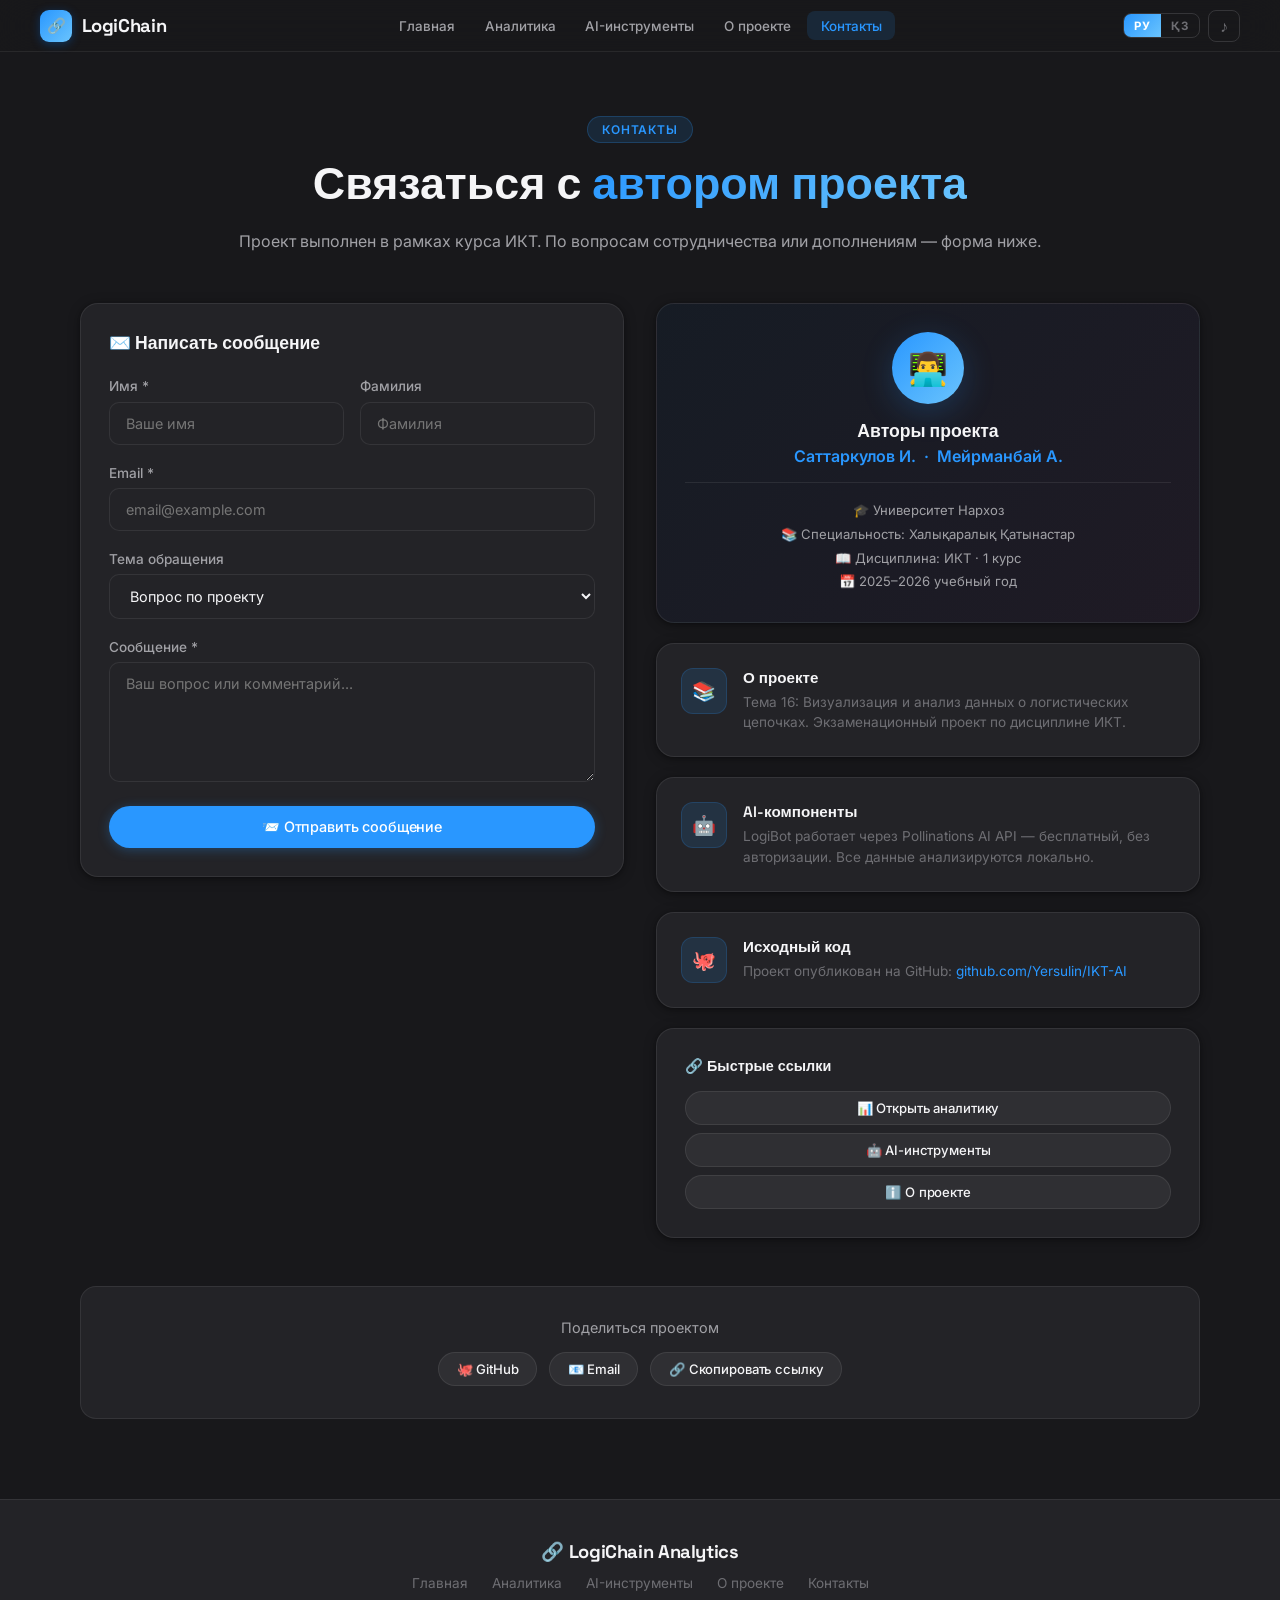
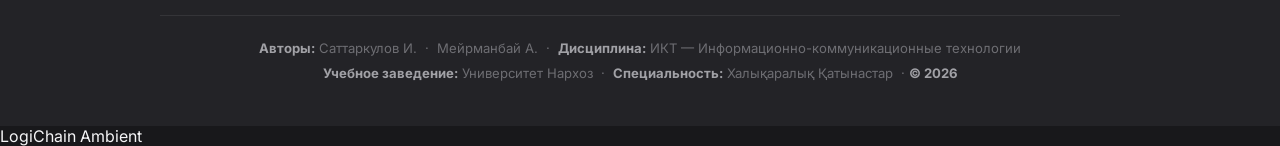
<file: contact.html>
<!DOCTYPE html>
<html lang="ru">
<head>
  <meta charset="UTF-8">
  <meta name="viewport" content="width=device-width, initial-scale=1.0">
  <title>Контакты — LogiChain</title>
  <link rel="stylesheet" href="style.css">
  <link rel="icon" href="data:image/svg+xml,<svg xmlns='http://www.w3.org/2000/svg' viewBox='0 0 100 100'><text y='.9em' font-size='90'>✉️</text></svg>">
</head>
<body>

<header>
  <a class="logo" href="index.html">
    <div class="logo-icon">🔗</div>
    <span class="logo-text">LogiChain</span>
  </a>
  <nav>
    <ul>
      <li><a href="index.html">Главная</a></li>
      <li><a href="analytics.html">Аналитика</a></li>
      <li><a href="ai-tools.html">AI-инструменты</a></li>
      <li><a href="about.html">О проекте</a></li>
      <li><a href="contact.html" class="active">Контакты</a></li>
    </ul>
  </nav>
</header>

<main>

  <!-- HEADER -->
  <div style="padding:4rem 2.5rem 2rem;max-width:900px;margin:0 auto;text-align:center;">
    <div class="section-label" style="margin-bottom:0.75rem;">Контакты</div>
    <h1 style="font-family:'Space Grotesk',sans-serif;font-size:clamp(2rem,5vw,2.8rem);font-weight:700;margin-bottom:1rem;">
      Связаться с <span class="grad-text">автором проекта</span>
    </h1>
    <p style="color:var(--text-2);font-size:1rem;line-height:1.7;">
      Проект выполнен в рамках курса ИКТ. По вопросам сотрудничества или дополнениям — форма ниже.
    </p>
  </div>

  <section class="section" style="padding-top:1rem;padding-bottom:5rem;">
    <div class="grid-2" style="align-items:start;gap:2rem;">

      <!-- FORM -->
      <div class="card">
        <h3 id="ct-form-card-title" style="font-family:'Space Grotesk',sans-serif;font-size:1.1rem;font-weight:600;margin-bottom:1.5rem;">✉️ Написать сообщение</h3>

        <form id="contact-form" onsubmit="submitForm(event)">
          <div style="display:grid;grid-template-columns:1fr 1fr;gap:1rem;">
            <div class="form-group">
              <label class="form-label">Имя *</label>
              <input id="ct-inp-fname" type="text" class="form-input" placeholder="Ваше имя" required>
            </div>
            <div class="form-group">
              <label class="form-label">Фамилия</label>
              <input id="ct-inp-lname" type="text" class="form-input" placeholder="Фамилия">
            </div>
          </div>

          <div class="form-group">
            <label class="form-label">Email *</label>
            <input id="ct-inp-email" type="email" class="form-input" placeholder="email@example.com" required>
          </div>

          <div class="form-group">
            <label class="form-label">Тема обращения</label>
            <select class="form-input">
              <option>Вопрос по проекту</option>
              <option>Предложение по улучшению</option>
              <option>Академическое сотрудничество</option>
              <option>Логистика и supply chain</option>
              <option>Другое</option>
            </select>
          </div>

          <div class="form-group">
            <label class="form-label">Сообщение *</label>
            <textarea id="ct-inp-msg" class="form-input" rows="5" placeholder="Ваш вопрос или комментарий..." required></textarea>
          </div>

          <button type="submit" class="btn btn-primary btn-full" id="submit-btn">
            📨 Отправить сообщение
          </button>
        </form>

        <div id="form-success" style="display:none;text-align:center;padding:2rem;">
          <div style="font-size:3rem;margin-bottom:1rem;">✅</div>
          <h3 id="ct-ok-title" style="font-family:'Space Grotesk',sans-serif;font-size:1.2rem;font-weight:600;margin-bottom:0.5rem;">Сообщение отправлено!</h3>
          <p id="ct-ok-desc" style="color:var(--text-2);font-size:0.9rem;">Спасибо за обратную связь. Ответим в ближайшее время.</p>
          <button id="ct-ok-back" onclick="resetForm()" class="btn btn-outline" style="margin-top:1.25rem;">← Отправить ещё</button>
        </div>
      </div>

      <!-- INFO CARDS -->
      <div style="display:flex;flex-direction:column;gap:1.25rem;">

        <!-- Author card -->
        <div class="card" style="text-align:center;background:linear-gradient(135deg,rgba(0,113,227,0.05),rgba(175,82,222,0.05));">
          <div style="width:72px;height:72px;border-radius:50%;background:var(--grad);display:flex;align-items:center;justify-content:center;font-size:2rem;margin:0 auto 1rem;box-shadow:var(--shadow-blue);">👨‍💻</div>
          <h3 id="ct-author-hdr" style="font-family:'Space Grotesk',sans-serif;font-size:1.1rem;font-weight:700;margin-bottom:0.25rem;">Авторы проекта</h3>
          <div style="font-size:1rem;font-weight:600;color:var(--blue);margin-bottom:0.5rem;">Саттаркулов И. &nbsp;·&nbsp; Мейрманбай А.</div>
          <div style="height:1px;background:var(--border);margin:1rem 0;"></div>
          <div style="font-size:0.82rem;color:var(--text-2);line-height:1.8;">
            <div>🎓 Университет Нархоз</div>
            <div id="ct-spec-lbl">📚 Специальность: Халықаралық Қатынастар</div>
            <div>📖 Дисциплина: ИКТ · 1 курс</div>
            <div>📅 2025–2026 учебный год</div>
          </div>
        </div>

        <div class="info-card">
          <div class="info-icon">📚</div>
          <div class="info-content">
            <h4 id="ct-info-about-title">О проекте</h4>
            <p>Тема 16: Визуализация и анализ данных о логистических цепочках. Экзаменационный проект по дисциплине ИКТ.</p>
          </div>
        </div>

        <div class="info-card">
          <div class="info-icon">🤖</div>
          <div class="info-content">
            <h4 id="ct-info-ai-title">AI-компоненты</h4>
            <p>LogiBot работает через Pollinations AI API — бесплатный, без авторизации. Все данные анализируются локально.</p>
          </div>
        </div>

        <div class="info-card">
          <div class="info-icon">🐙</div>
          <div class="info-content">
            <h4 id="ct-info-code-title">Исходный код</h4>
            <p>Проект опубликован на GitHub: <a href="https://github.com/Yersulin/IKT-AI" target="_blank" style="color:var(--blue);text-decoration:none;">github.com/Yersulin/IKT-AI</a></p>
          </div>
        </div>

        <!-- Quick links -->
        <div class="card">
          <div id="ct-links-hdr" style="font-family:'Space Grotesk',sans-serif;font-weight:600;font-size:0.9rem;margin-bottom:1rem;">🔗 Быстрые ссылки</div>
          <div style="display:flex;flex-direction:column;gap:0.5rem;">
            <a id="ct-qlink-0" href="analytics.html" class="btn btn-outline btn-sm" style="justify-content:center;">📊 Открыть аналитику</a>
            <a id="ct-qlink-1" href="ai-tools.html" class="btn btn-outline btn-sm" style="justify-content:center;">🤖 AI-инструменты</a>
            <a id="ct-qlink-2" href="about.html"    class="btn btn-outline btn-sm" style="justify-content:center;">ℹ️ О проекте</a>
          </div>
        </div>

      </div>
    </div>

    <!-- SOCIAL / BOTTOM ROW -->
    <div style="text-align:center;margin-top:3rem;padding:2rem;background:var(--surface);border:1px solid var(--border);border-radius:16px;">
      <div id="ct-share-txt" style="font-size:0.9rem;color:var(--text-2);margin-bottom:1rem;">Поделиться проектом</div>
      <div style="display:flex;gap:0.75rem;justify-content:center;flex-wrap:wrap;">
        <a href="https://github.com/Yersulin/IKT-AI" target="_blank" class="btn btn-outline btn-sm">🐙 GitHub</a>
        <a href="mailto:ersulincom@gmail.com" class="btn btn-outline btn-sm">📧 Email</a>
        <button onclick="copyLink()" class="btn btn-outline btn-sm">🔗 Скопировать ссылку</button>
      </div>
      <div id="copy-msg" style="display:none;margin-top:0.75rem;font-size:0.82rem;color:var(--green);">✅ Ссылка скопирована!</div>
    </div>

  </section>

</main>

<footer>
  <div class="footer-inner">
    <div class="footer-logo">🔗 LogiChain Analytics</div>
    <div class="footer-links">
      <a href="index.html">Главная</a>
      <a href="analytics.html">Аналитика</a>
      <a href="ai-tools.html">AI-инструменты</a>
      <a href="about.html">О проекте</a>
      <a href="contact.html">Контакты</a>
    </div>
    <hr class="footer-hr">
    <div class="footer-info">
      <strong>Авторы:</strong> Саттаркулов И. &nbsp;·&nbsp; Мейрманбай А. &nbsp;·&nbsp;
      <strong>Дисциплина:</strong> ИКТ — Информационно-коммуникационные технологии<br>
      <strong>Учебное заведение:</strong> Университет Нархоз &nbsp;·&nbsp;
      <strong>Специальность:</strong> Халықаралық Қатынастар &nbsp;·&nbsp;<strong>© 2026</strong>
    </div>
  </div>
</footer>

<audio id="bg-audio" src="web.mp3" loop preload="none"></audio>
    <div class="music-track">LogiChain Ambient</div>
  </div>
  <div class="music-waves"><span></span><span></span><span></span><span></span></div>
</div>

<button id="back-top" style="position:fixed;bottom:2rem;right:2rem;width:44px;height:44px;border-radius:50%;background:var(--grad);border:none;color:white;font-size:1.1rem;cursor:pointer;z-index:999;opacity:0;pointer-events:none;transition:opacity 0.3s;box-shadow:var(--shadow-blue);">↑</button>

<script src="main.js"></script>
<script src="i18n.js"></script>
<script>
function submitForm(e) {
  e.preventDefault();
  const btn = document.getElementById('submit-btn');
  btn.textContent = '⏳ Отправка...';
  btn.disabled = true;
  setTimeout(() => {
    document.getElementById('contact-form').style.display = 'none';
    document.getElementById('form-success').style.display = 'block';
  }, 1400);
}
function resetForm() {
  document.getElementById('contact-form').reset();
  document.getElementById('contact-form').style.display = 'block';
  document.getElementById('form-success').style.display = 'none';
  document.getElementById('submit-btn').textContent = '📨 Отправить сообщение';
  document.getElementById('submit-btn').disabled = false;
}
function copyLink() {
  navigator.clipboard.writeText(window.location.href).then(() => {
    const msg = document.getElementById('copy-msg');
    msg.style.display = 'block';
    setTimeout(() => msg.style.display = 'none', 2500);
  });
}
</script>
</body>
</html>
</file>
<file: style.css>
@import url('https://fonts.googleapis.com/css2?family=Inter:wght@300;400;500;600;700&family=Space+Grotesk:wght@400;500;600;700&display=swap');

/* ── Variables ─────────────────────────────────────────────── */
:root {
  --bg:          #18181b;
  --surface:     #232327;
  --surface-alt: #1e1e22;
  --card:        #232327;
  --border:      rgba(255,255,255,0.08);
  --border-med:  rgba(255,255,255,0.13);

  --blue:        #2997ff;
  --blue-dim:    rgba(41,151,255,0.13);
  --blue-mid:    rgba(41,151,255,0.22);
  --blue-hover:  #3aa8ff;
  --green:       #32d74b;
  --green-dim:   rgba(50,215,75,0.13);
  --orange:      #ff9f0a;
  --orange-dim:  rgba(255,159,10,0.13);
  --red:         #ff453a;
  --red-dim:     rgba(255,69,58,0.13);
  --purple:      #bf5af2;
  --purple-dim:  rgba(191,90,242,0.11);

  --text:        #f5f5f7;
  --text-2:      #a1a1a6;
  --text-3:      #6e6e73;
  --text-4:      #3d3d41;

  --grad:        linear-gradient(135deg, #2997ff 0%, #6ac4fd 100%);
  --grad-hero:   linear-gradient(160deg, #1a2030 0%, #18181b 45%, #18181b 100%);

  --shadow-xs:   0 1px 3px rgba(0,0,0,0.4);
  --shadow-sm:   0 2px 12px rgba(0,0,0,0.35), 0 1px 3px rgba(0,0,0,0.2);
  --shadow:      0 6px 24px rgba(0,0,0,0.45), 0 2px 6px rgba(0,0,0,0.2);
  --shadow-lg:   0 20px 60px rgba(0,0,0,0.55), 0 6px 20px rgba(0,0,0,0.3);
  --shadow-blue: 0 8px 32px rgba(41,151,255,0.22);

  --radius:    18px;
  --radius-lg: 24px;
  --radius-xl: 32px;
  --ease:      cubic-bezier(0.4, 0, 0.2, 1);
  --spring:    cubic-bezier(0.34, 1.56, 0.64, 1);
}

/* ── Reset ─────────────────────────────────────────────────── */
*, *::before, *::after { margin:0; padding:0; box-sizing:border-box; }
html { scroll-behavior:smooth; }

body {
  font-family: -apple-system, BlinkMacSystemFont, 'SF Pro Text', 'Inter', 'Helvetica Neue', sans-serif;
  background: var(--bg);
  color: var(--text);
  min-height: 100vh;
  overflow-x: hidden;
  -webkit-font-smoothing: antialiased;
  -moz-osx-font-smoothing: grayscale;
}

::-webkit-scrollbar { width: 6px; }
::-webkit-scrollbar-track { background: transparent; }
::-webkit-scrollbar-thumb { background: #48484d; border-radius:3px; }

/* ── HEADER ─────────────────────────────────────────────────── */
header {
  position: fixed; top:0; left:0; right:0; z-index:999;
  display: flex; align-items:center; justify-content:space-between;
  padding: 0 2.5rem; height: 52px;
  background: rgba(24,24,27,0.88);
  backdrop-filter: saturate(180%) blur(20px);
  -webkit-backdrop-filter: saturate(180%) blur(20px);
  border-bottom: 1px solid rgba(255,255,255,0.07);
}

.logo {
  display:flex; align-items:center; gap:0.6rem;
  text-decoration:none; flex-shrink:0;
}
.logo-icon {
  width:32px; height:32px; border-radius:9px;
  background: var(--grad);
  display:flex; align-items:center; justify-content:center;
  font-size:0.95rem;
  box-shadow: 0 2px 10px rgba(0,113,227,0.35);
}
.logo-text {
  font-family:'Space Grotesk',sans-serif;
  font-size:1.15rem; font-weight:700; color:var(--text);
  letter-spacing:-0.02em;
}

nav ul { display:flex; list-style:none; gap:0.15rem; }
nav a {
  display:block; padding:0.4rem 0.85rem;
  text-decoration:none; color:var(--text-2);
  font-size:0.84rem; font-weight:500; border-radius:8px;
  transition: all 0.2s var(--ease);
}
nav a:hover { color:var(--text); background:rgba(255,255,255,0.07); }
nav a.active { color:var(--blue); background:var(--blue-dim); }

/* ── LANG TOGGLE ──────────────────────────────────────────── */
.lang-toggle {
  display:flex; gap:0; flex-shrink:0;
  border:1px solid var(--border-med); border-radius:8px; overflow:hidden;
  margin-left:0.5rem;
}
.lang-btn {
  padding:0.3rem 0.65rem; background:none; border:none;
  color:var(--text-3); font-size:0.72rem; font-weight:700;
  cursor:pointer; transition:all 0.2s var(--ease);
  font-family:'Inter',sans-serif; letter-spacing:0.06em;
}
.lang-btn:hover { color:var(--text); background:rgba(255,255,255,0.07); }
.lang-btn.active { background:var(--grad); color:white; }

/* ── MAIN ───────────────────────────────────────────────────── */
main { padding-top:52px; }

/* ── HERO ───────────────────────────────────────────────────── */
.hero {
  min-height: calc(100vh - 52px);
  display:flex; flex-direction:column; justify-content:center; align-items:center;
  text-align:center; padding:4rem 1.5rem 5rem;
  position:relative; overflow:hidden;
  background: var(--grad-hero);
}

#network-canvas {
  position:absolute; inset:0; z-index:0; pointer-events:none; opacity:0.45;
}

.hero-blob {
  position:absolute; border-radius:50%; pointer-events:none;
  filter:blur(90px); will-change:transform;
}
.blob-1 {
  width:700px; height:700px;
  background:radial-gradient(circle, rgba(41,151,255,0.18) 0%, transparent 70%);
  top:-200px; left:-200px;
  animation:blobFloat1 16s ease-in-out infinite;
}
.blob-2 {
  width:600px; height:600px;
  background:radial-gradient(circle, rgba(140,80,255,0.15) 0%, transparent 70%);
  top:-100px; right:-150px;
  animation:blobFloat2 12s ease-in-out infinite;
}
.blob-3 {
  width:500px; height:500px;
  background:radial-gradient(circle, rgba(0,200,255,0.12) 0%, transparent 70%);
  bottom:-100px; left:30%;
  animation:blobFloat3 18s ease-in-out infinite;
}

.hero-inner { position:relative; z-index:1; max-width:860px; }

.badge {
  display:inline-flex; align-items:center; gap:0.45rem;
  padding:0.38rem 1rem;
  background:rgba(41,151,255,0.12);
  border:1px solid rgba(41,151,255,0.25);
  border-radius:100px; font-size:0.8rem; color:var(--blue);
  font-weight:600; letter-spacing:0.04em; text-transform:uppercase;
  margin-bottom:1.75rem;
}
.badge-dot {
  width:6px; height:6px; border-radius:50%;
  background:var(--blue); animation:pulse 1.8s ease infinite;
}

.hero-title {
  font-family:'Space Grotesk',sans-serif;
  font-size:clamp(2.8rem, 7vw, 5.5rem);
  font-weight:700; line-height:1.05;
  letter-spacing:-0.03em; margin-bottom:1.25rem; color:var(--text);
}

.grad-text {
  background:var(--grad);
  -webkit-background-clip:text; -webkit-text-fill-color:transparent; background-clip:text;
}

.hero-subtitle {
  font-size:clamp(1rem, 2.5vw, 1.25rem);
  color:var(--text-2); max-width:580px; margin:0 auto 2.5rem;
  line-height:1.65; font-weight:400;
}

.hero-btns { display:flex; gap:0.85rem; justify-content:center; flex-wrap:wrap; }

.hero-scroll {
  position:absolute; bottom:2.5rem; left:50%; transform:translateX(-50%);
  display:flex; flex-direction:column; align-items:center; gap:0.5rem;
  color:var(--text-4); font-size:0.72rem; letter-spacing:0.08em; text-transform:uppercase;
  animation:scrollBounce 2.5s ease infinite;
}
.scroll-arrow {
  width:16px; height:16px;
  border-right:1.5px solid var(--text-4); border-bottom:1.5px solid var(--text-4);
  transform:rotate(45deg);
}

/* ── STATS BAR ───────────────────────────────────────────── */
.stats-bar {
  background:var(--surface);
  border-top:1px solid var(--border); border-bottom:1px solid var(--border);
  padding:2.5rem 2.5rem;
}
.stats-grid {
  max-width:1100px; margin:0 auto;
  display:grid; grid-template-columns:repeat(4,1fr); gap:1.5rem;
}
.stat-item { text-align:center; }
.stat-value {
  font-family:'Space Grotesk',sans-serif;
  font-size:2.4rem; font-weight:700; color:var(--text);
  line-height:1; margin-bottom:0.4rem; letter-spacing:-0.03em;
}
.stat-value [data-target] { color:var(--blue); }
.stat-label { font-size:0.8rem; color:var(--text-3); font-weight:500; letter-spacing:0.02em; }
.stat-divider { width:1px; background:var(--border); align-self:stretch; }

/* ── SECTION ─────────────────────────────────────────────── */
.section { padding:6rem 2.5rem; max-width:1200px; margin:0 auto; }
.section-full { padding:6rem 2.5rem; }
.section-alt { background:var(--surface); }

.section-head { text-align:center; margin-bottom:4rem; }
.section-label {
  display:inline-block; padding:0.32rem 0.9rem;
  background:var(--blue-dim); border:1px solid rgba(41,151,255,0.22);
  border-radius:100px; font-size:0.75rem; color:var(--blue);
  font-weight:600; letter-spacing:0.07em; text-transform:uppercase; margin-bottom:1rem;
}
.section-title {
  font-family:'Space Grotesk',sans-serif;
  font-size:clamp(1.8rem, 4vw, 2.8rem); font-weight:700;
  letter-spacing:-0.025em; margin-bottom:0.75rem; color:var(--text);
}
.section-desc { color:var(--text-3); font-size:1.05rem; max-width:520px; margin:0 auto; }

/* ── GRIDS ───────────────────────────────────────────────── */
.grid-2 { display:grid; grid-template-columns:repeat(2,1fr); gap:1.5rem; }
.grid-3 { display:grid; grid-template-columns:repeat(3,1fr); gap:1.5rem; }
.grid-4 { display:grid; grid-template-columns:repeat(4,1fr); gap:1.25rem; }

/* ── CARDS ───────────────────────────────────────────────── */
.card {
  background:var(--card);
  border:1px solid var(--border); border-radius:var(--radius);
  padding:1.75rem;
  box-shadow:var(--shadow-sm);
  transition:transform 0.4s var(--ease), box-shadow 0.4s var(--ease), border-color 0.3s;
}
.card:hover {
  transform:translateY(-4px);
  box-shadow:var(--shadow-lg);
  border-color:transparent;
}

/* ── FEATURE CARDS ───────────────────────────────────────── */
.feature-card { position:relative; }
.feature-icon {
  width:52px; height:52px; border-radius:14px;
  display:flex; align-items:center; justify-content:center;
  font-size:1.4rem; margin-bottom:1.25rem;
  background:var(--blue-dim); border:1px solid rgba(41,151,255,0.14);
}
.feature-title {
  font-family:'Space Grotesk',sans-serif;
  font-size:1.05rem; font-weight:600; color:var(--text); margin-bottom:0.5rem;
}
.feature-desc { font-size:0.875rem; color:var(--text-3); line-height:1.65; }

/* ── METRIC CARDS ────────────────────────────────────────── */
.metric-card {
  background:var(--card); border:1px solid var(--border);
  border-radius:var(--radius); padding:1.5rem;
  box-shadow:var(--shadow-sm);
  transition:transform 0.3s var(--ease), box-shadow 0.3s var(--ease);
  position:relative; overflow:hidden;
}
.metric-card::before {
  content:''; position:absolute; top:0; left:0; right:0; height:3px;
  background:var(--grad); border-radius:var(--radius) var(--radius) 0 0;
}
.metric-card:hover { transform:translateY(-3px); box-shadow:var(--shadow); }
.metric-icon {
  width:44px; height:44px; border-radius:12px;
  display:flex; align-items:center; justify-content:center; font-size:1.2rem;
  margin-bottom:1rem;
}
.metric-val {
  font-family:'Space Grotesk',sans-serif;
  font-size:2rem; font-weight:700; color:var(--text); line-height:1; margin-bottom:0.3rem;
  letter-spacing:-0.02em;
}
.metric-lbl { font-size:0.82rem; color:var(--text-3); margin-bottom:0.5rem; }
.metric-change {
  font-size:0.78rem; font-weight:600;
  display:inline-flex; align-items:center; gap:0.2rem;
}
.up { color:var(--green); } .down { color:var(--red); }

/* ── CHARTS ──────────────────────────────────────────────── */
.chart-wrap { position:relative; height:280px; padding:0.5rem 0; }
.chart-title {
  font-family:'Space Grotesk',sans-serif;
  font-size:1rem; font-weight:600; margin-bottom:0.35rem; color:var(--text);
}
.chart-subtitle { font-size:0.8rem; color:var(--text-3); margin-bottom:1.25rem; }

/* ── TABLE ───────────────────────────────────────────────── */
.table-wrap { overflow-x:auto; }
.data-table { width:100%; border-collapse:collapse; font-size:0.875rem; }
.data-table th {
  padding:0.75rem 1rem; text-align:left;
  color:var(--text-3); font-size:0.72rem; font-weight:600;
  text-transform:uppercase; letter-spacing:0.07em;
  border-bottom:1px solid var(--border); white-space:nowrap;
}
.data-table td {
  padding:0.9rem 1rem; color:var(--text-2);
  border-bottom:1px solid rgba(255,255,255,0.04);
}
.data-table tbody tr { transition:background 0.15s; }
.data-table tbody tr:hover td { background:rgba(41,151,255,0.06); color:var(--text); }
.data-table tbody tr:last-child td { border-bottom:none; }

.badge {
  display:inline-block; padding:0.22rem 0.65rem;
  border-radius:100px; font-size:0.72rem; font-weight:600;
}
.badge-ok   { background:var(--green-dim);  color:var(--green); }
.badge-warn { background:var(--orange-dim); color:var(--orange); }
.badge-err  { background:var(--red-dim);    color:var(--red); }
.badge-info { background:var(--blue-dim);   color:var(--blue); }

/* ── CHATBOT ─────────────────────────────────────────────── */
.chatbot-wrap {
  display:flex; flex-direction:column;
  height:460px; border-radius:var(--radius); overflow:hidden;
  background:var(--surface); border:1px solid var(--border);
  box-shadow:var(--shadow);
}
.chat-header {
  display:flex; align-items:center; gap:0.75rem;
  padding:1rem 1.25rem; background:var(--surface);
  border-bottom:1px solid var(--border);
}
.chat-avatar {
  width:36px; height:36px; border-radius:10px;
  background:var(--grad); display:flex; align-items:center; justify-content:center;
  font-size:1rem; box-shadow:0 2px 10px rgba(0,113,227,0.3);
}
.chat-name { font-family:'Space Grotesk',sans-serif; font-size:0.95rem; font-weight:600; color:var(--text); }
.chat-status { font-size:0.72rem; color:var(--green); display:flex; align-items:center; gap:0.3rem; }
.chat-dot { width:6px; height:6px; border-radius:50%; background:var(--green); animation:pulse 2s ease infinite; }

.chat-messages {
  flex:1; overflow-y:auto; padding:1.25rem;
  display:flex; flex-direction:column; gap:0.85rem;
  background:var(--surface-alt);
}
.chat-messages::-webkit-scrollbar { width:3px; }
.chat-messages::-webkit-scrollbar-thumb { background:var(--border); }

.msg {
  max-width:88%; padding:0.75rem 1rem;
  border-radius:14px; font-size:0.875rem; line-height:1.55;
  animation:msgIn 0.3s var(--spring);
}
.msg.user {
  align-self:flex-end; background:var(--grad); color:white;
  border-radius:14px 14px 4px 14px;
  box-shadow:0 2px 12px rgba(0,113,227,0.25);
}
.msg.bot {
  align-self:flex-start; background:var(--surface); color:var(--text);
  border:1px solid var(--border); border-radius:14px 14px 14px 4px;
  box-shadow:var(--shadow-xs);
}
.msg.typing {
  align-self:flex-start; background:var(--surface);
  border:1px solid var(--border); border-radius:14px 14px 14px 4px;
}
.typing-dots { display:flex; gap:4px; align-items:center; padding:2px 0; }
.typing-dots span {
  width:7px; height:7px; border-radius:50%; background:var(--text-4);
  animation:blink 1.2s ease infinite;
}
.typing-dots span:nth-child(2) { animation-delay:0.2s; }
.typing-dots span:nth-child(3) { animation-delay:0.4s; }

.chat-footer {
  display:flex; gap:0.6rem; padding:0.85rem 1rem;
  background:var(--surface); border-top:1px solid var(--border);
}
.chat-input {
  flex:1; background:var(--bg); border:1px solid var(--border);
  border-radius:10px; padding:0.65rem 1rem; color:var(--text);
  font-size:0.875rem; font-family:'Inter',sans-serif; outline:none;
  transition:border-color 0.2s, box-shadow 0.2s;
}
.chat-input:focus {
  border-color:var(--blue);
  box-shadow:0 0 0 3px rgba(41,151,255,0.15);
}
.chat-send {
  background:var(--grad); border:none; border-radius:10px;
  padding:0.65rem 1.1rem; color:white; cursor:pointer; font-size:1rem;
  transition:transform 0.2s var(--spring), box-shadow 0.2s;
  box-shadow:0 2px 12px rgba(41,151,255,0.28);
}
.chat-send:hover { transform:scale(1.08); box-shadow:var(--shadow-blue); }

.chat-suggestions { display:flex; gap:0.5rem; flex-wrap:wrap; padding:0 0 0.75rem; }
.suggestion {
  padding:0.3rem 0.8rem; background:var(--blue-dim);
  border:1px solid rgba(41,151,255,0.22); border-radius:100px;
  font-size:0.75rem; color:var(--blue); cursor:pointer;
  transition:all 0.2s var(--ease); font-family:'Inter',sans-serif;
}
.suggestion:hover { background:var(--blue-mid); border-color:var(--blue); }

/* ── PROGRESS BARS ───────────────────────────────────────── */
.progress-row { margin-bottom:1rem; }
.progress-meta { display:flex; justify-content:space-between; margin-bottom:0.4rem; }
.progress-name { font-size:0.85rem; color:var(--text-2); }
.progress-pct { font-size:0.85rem; color:var(--text); font-weight:600; }
.progress-bar { height:5px; background:rgba(255,255,255,0.08); border-radius:3px; overflow:hidden; }
.progress-fill { height:100%; border-radius:3px; background:var(--grad); width:0; transition:width 1.5s var(--ease); }

/* ── TECH CHIPS ──────────────────────────────────────────── */
.tech-chip {
  display:inline-flex; align-items:center; gap:0.4rem;
  padding:0.4rem 0.9rem; background:var(--surface);
  border:1px solid var(--border); border-radius:8px;
  font-size:0.8rem; color:var(--text-2); font-weight:500;
  transition:all 0.2s; box-shadow:var(--shadow-xs);
}
.tech-chip:hover { border-color:var(--blue); color:var(--blue); background:var(--blue-dim); }

/* ── AI BLOCK ────────────────────────────────────────────── */
.ai-block {
  background:linear-gradient(135deg, rgba(41,151,255,0.07), rgba(100,80,220,0.07));
  border:1px solid rgba(41,151,255,0.15); border-radius:var(--radius); padding:2rem;
  position:relative; overflow:hidden;
}
.ai-block::before {
  content:''; position:absolute; top:-50px; right:-50px;
  width:200px; height:200px;
  background:radial-gradient(circle, rgba(41,151,255,0.1), transparent 70%);
  pointer-events:none;
}

/* ── INFO CARDS ──────────────────────────────────────────── */
.info-card {
  display:flex; gap:1rem; background:var(--card);
  border:1px solid var(--border); border-radius:var(--radius); padding:1.5rem;
  box-shadow:var(--shadow-sm); transition:all 0.3s var(--ease);
}
.info-card:hover { transform:translateY(-2px); box-shadow:var(--shadow); }
.info-icon {
  width:46px; height:46px; border-radius:12px; flex-shrink:0;
  background:var(--blue-dim); border:1px solid rgba(41,151,255,0.18);
  display:flex; align-items:center; justify-content:center; font-size:1.2rem;
}
.info-content h4 { font-family:'Space Grotesk',sans-serif; font-size:0.95rem; font-weight:600; color:var(--text); margin-bottom:0.3rem; }
.info-content p { font-size:0.85rem; color:var(--text-3); line-height:1.5; }

/* ── INSIGHT BLOCK ───────────────────────────────────────── */
.insight-block {
  display:flex; gap:0.75rem; padding:1rem 1.25rem;
  background:rgba(41,151,255,0.07); border:1px solid rgba(41,151,255,0.14);
  border-radius:12px; margin-bottom:0.75rem; font-size:0.875rem;
  line-height:1.6; color:var(--text-2);
}
.insight-icon { font-size:1.1rem; flex-shrink:0; padding-top:0.1rem; }

/* ── FORMS ───────────────────────────────────────────────── */
.form-group { margin-bottom:1.25rem; }
.form-label { display:block; font-size:0.85rem; color:var(--text-2); font-weight:500; margin-bottom:0.45rem; }
.form-input {
  width:100%; background:var(--surface); border:1.5px solid var(--border);
  border-radius:10px; padding:0.75rem 1rem; color:var(--text);
  font-size:0.9rem; font-family:'Inter',sans-serif; outline:none;
  transition:border-color 0.2s, box-shadow 0.2s;
}
.form-input:focus {
  border-color:var(--blue);
  box-shadow:0 0 0 3px rgba(41,151,255,0.15);
}
textarea.form-input { resize:vertical; min-height:120px; }
select.form-input { cursor:pointer; }

/* ── BUTTONS ─────────────────────────────────────────────── */
.btn {
  display:inline-flex; align-items:center; gap:0.5rem;
  padding:0.75rem 1.6rem; border-radius:980px;
  font-size:0.9rem; font-weight:500; cursor:pointer;
  transition:all 0.22s var(--ease); border:none;
  text-decoration:none; font-family:'Inter',sans-serif;
  white-space:nowrap; letter-spacing:-0.01em;
}
.btn-primary {
  background:var(--blue); color:white;
  box-shadow:0 2px 12px rgba(41,151,255,0.3);
}
.btn-primary:hover {
  background:var(--blue-hover);
  transform:translateY(-1px);
  box-shadow:var(--shadow-blue);
}
.btn-outline {
  background:rgba(255,255,255,0.06); color:var(--text);
  border:1px solid var(--border);
}
.btn-outline:hover { background:rgba(255,255,255,0.11); border-color:var(--border-med); }
.btn-sm { padding:0.5rem 1.1rem; font-size:0.82rem; }
.btn-full { width:100%; justify-content:center; }

/* ── ROUTE RESULT ────────────────────────────────────────── */
.route-result-grid {
  display:grid; grid-template-columns:1fr 1fr; gap:0.75rem;
}
.route-result-item {
  background:var(--surface-alt); border:1px solid var(--border);
  border-radius:12px; padding:0.9rem; text-align:center;
}
.route-result-val {
  font-family:'Space Grotesk',sans-serif;
  font-size:1.4rem; font-weight:700; line-height:1; margin-bottom:0.3rem;
}
.route-result-lbl { font-size:0.72rem; color:var(--text-3); font-weight:500; text-transform:uppercase; letter-spacing:0.05em; }

/* ── FOOTER ──────────────────────────────────────────────── */
footer {
  background:var(--surface);
  border-top:1px solid var(--border); padding:2.5rem 2.5rem; margin-top:auto;
}
.footer-inner { max-width:960px; margin:0 auto; text-align:center; }
.footer-logo {
  font-family:'Space Grotesk',sans-serif; font-size:1.15rem; font-weight:700;
  color:var(--text); margin-bottom:0.75rem; letter-spacing:-0.02em;
}
.footer-links { display:flex; gap:1.5rem; justify-content:center; margin-bottom:1.5rem; flex-wrap:wrap; }
.footer-links a { font-size:0.85rem; color:var(--text-3); text-decoration:none; transition:color 0.2s; }
.footer-links a:hover { color:var(--blue); }
.footer-hr { border:none; border-top:1px solid var(--border); margin:0 0 1.25rem; }
.footer-info { font-size:0.82rem; color:var(--text-3); line-height:1.9; }
.footer-info strong { color:var(--text-2); }

/* ── REVEAL ANIMATIONS ───────────────────────────────────── */
.reveal {
  opacity:0; transform:translateY(28px);
  transition:opacity 0.7s var(--ease), transform 0.7s var(--ease);
}
.reveal.vis { opacity:1; transform:translateY(0); }
.reveal.delay-1 { transition-delay:0.1s; }
.reveal.delay-2 { transition-delay:0.2s; }
.reveal.delay-3 { transition-delay:0.3s; }
.reveal.delay-4 { transition-delay:0.4s; }
.reveal.delay-5 { transition-delay:0.5s; }

/* ── KEYFRAMES ───────────────────────────────────────────── */
@keyframes pulse { 0%,100%{opacity:1;transform:scale(1)} 50%{opacity:0.5;transform:scale(0.8)} }
@keyframes blink { 0%,80%,100%{opacity:0.2;transform:scale(0.8)} 40%{opacity:1;transform:scale(1)} }
@keyframes scrollBounce { 0%,100%{transform:translate(-50%,0)} 50%{transform:translate(-50%,6px)} }
@keyframes msgIn { from{opacity:0;transform:scale(0.94) translateY(8px)} to{opacity:1;transform:scale(1) translateY(0)} }
@keyframes blobFloat1 { 0%,100%{transform:translate(0,0) scale(1)} 33%{transform:translate(6%,-8%) scale(1.06)} 66%{transform:translate(-4%,5%) scale(0.95)} }
@keyframes blobFloat2 { 0%,100%{transform:translate(0,0) scale(1)} 33%{transform:translate(-8%,6%) scale(1.04)} 66%{transform:translate(5%,-4%) scale(0.97)} }
@keyframes blobFloat3 { 0%,100%{transform:translate(0,0) scale(1)} 50%{transform:translate(-6%,-8%) scale(1.08)} }
@keyframes fadeUp { from{opacity:0;transform:translateY(16px)} to{opacity:1;transform:translateY(0)} }

.fade-up { animation:fadeUp 0.6s var(--ease) both; }
.delay-1 { animation-delay:0.1s; } .delay-2 { animation-delay:0.2s; }
.delay-3 { animation-delay:0.3s; } .delay-4 { animation-delay:0.4s; }

/* ── RESPONSIVE ──────────────────────────────────────────── */
@media (max-width:1024px) {
  .grid-4 { grid-template-columns:repeat(2,1fr); }
  .stats-grid { grid-template-columns:repeat(2,1fr); }
  .stat-divider { display:none; }
}
@media (max-width:768px) {
  header { padding:0 1.25rem; }
  nav a { padding:0.35rem 0.55rem; font-size:0.78rem; }
  .logo-text { font-size:1rem; }
  .section { padding:3.5rem 1.25rem; }
  .section-full { padding:3.5rem 1.25rem; }
  .grid-2, .grid-3 { grid-template-columns:1fr; }
  .hero-title { letter-spacing:-0.02em; }
  .stat-value { font-size:1.8rem; }
}
@media (max-width:480px) {
  .grid-4 { grid-template-columns:1fr; }
  .hero-btns { flex-direction:column; align-items:stretch; }
  .btn { justify-content:center; }
  header { height:48px; }
  main { padding-top:48px; }
}

/* ── VIDEO ───────────────────────────────────────────────────── */
.video-section {
  width: 100%;
  background: var(--surface);
  border-top: 1px solid var(--border);
  border-bottom: 1px solid var(--border);
  padding: 2rem;
  display: flex;
  justify-content: center;
}
.video-wrap {
  position: relative;
  width: 100%;
  max-width: 960px;
}
.hero-video {
  width: 100%;
  max-height: 520px;
  object-fit: cover;
  display: block;
  border-radius: 12px;
}
.video-sound-btn {
  position: absolute;
  bottom: 0.75rem;
  right: 0.75rem;
  width: 38px;
  height: 38px;
  border-radius: 50%;
  background: rgba(0,0,0,0.55);
  backdrop-filter: blur(10px);
  -webkit-backdrop-filter: blur(10px);
  border: 1px solid rgba(255,255,255,0.18);
  color: #fff;
  font-size: 1.05rem;
  cursor: pointer;
  z-index: 10;
  display: flex;
  align-items: center;
  justify-content: center;
  transition: background 0.2s, transform 0.15s var(--spring);
}
.video-sound-btn:hover {
  background: rgba(41,151,255,0.55);
  transform: scale(1.1);
}

/* ── HEADER CONTROLS (lang + music) ─────────────────────────── */
.header-controls {
  display: flex; align-items: center; gap: 0.5rem; flex-shrink: 0;
}

.music-header-btn {
  width: 32px; height: 32px;
  border-radius: 8px; border: 1px solid var(--border-med);
  background: none; color: var(--text-3);
  font-size: 1rem; line-height: 1; cursor: pointer;
  display: flex; align-items: center; justify-content: center;
  transition: all 0.2s var(--ease);
  font-family: inherit;
}
.music-header-btn:hover { color: var(--text); background: rgba(255,255,255,0.07); }
.music-header-btn.playing { color: var(--blue); border-color: var(--blue); }
</file>
